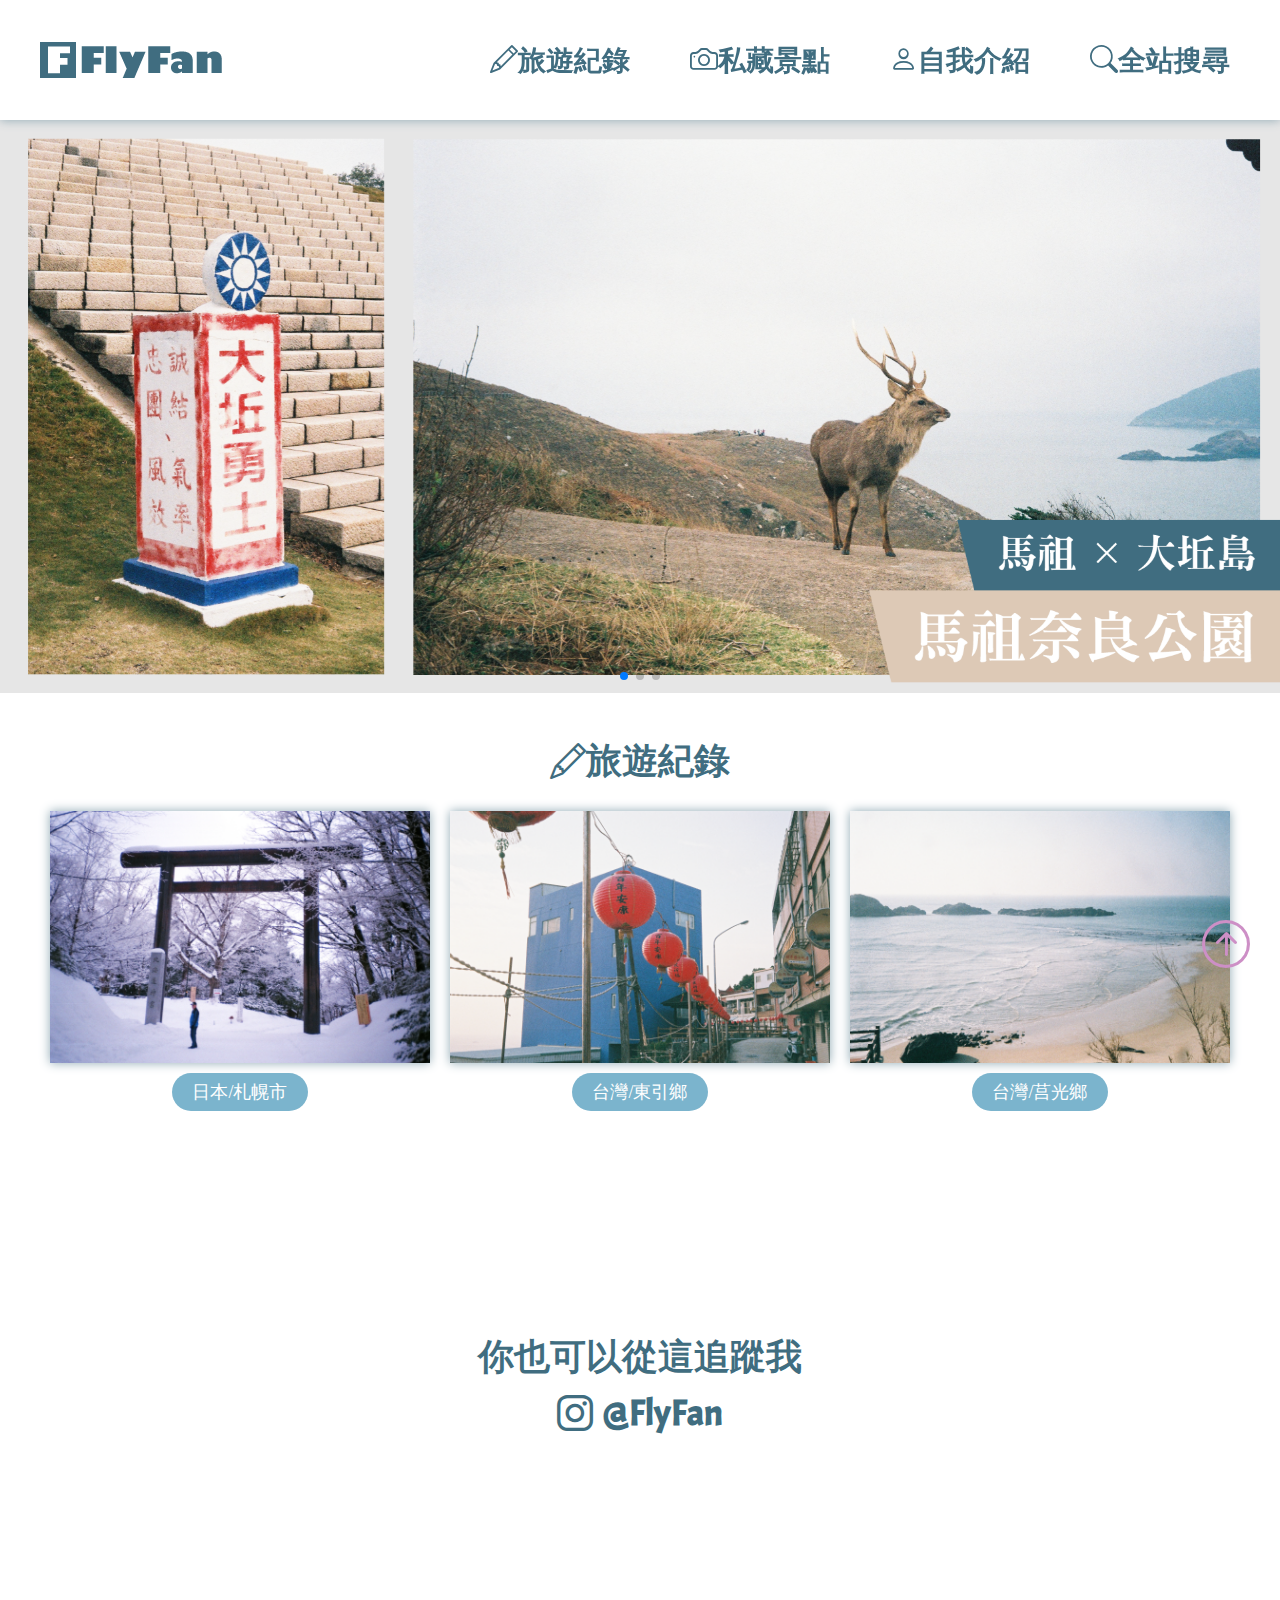
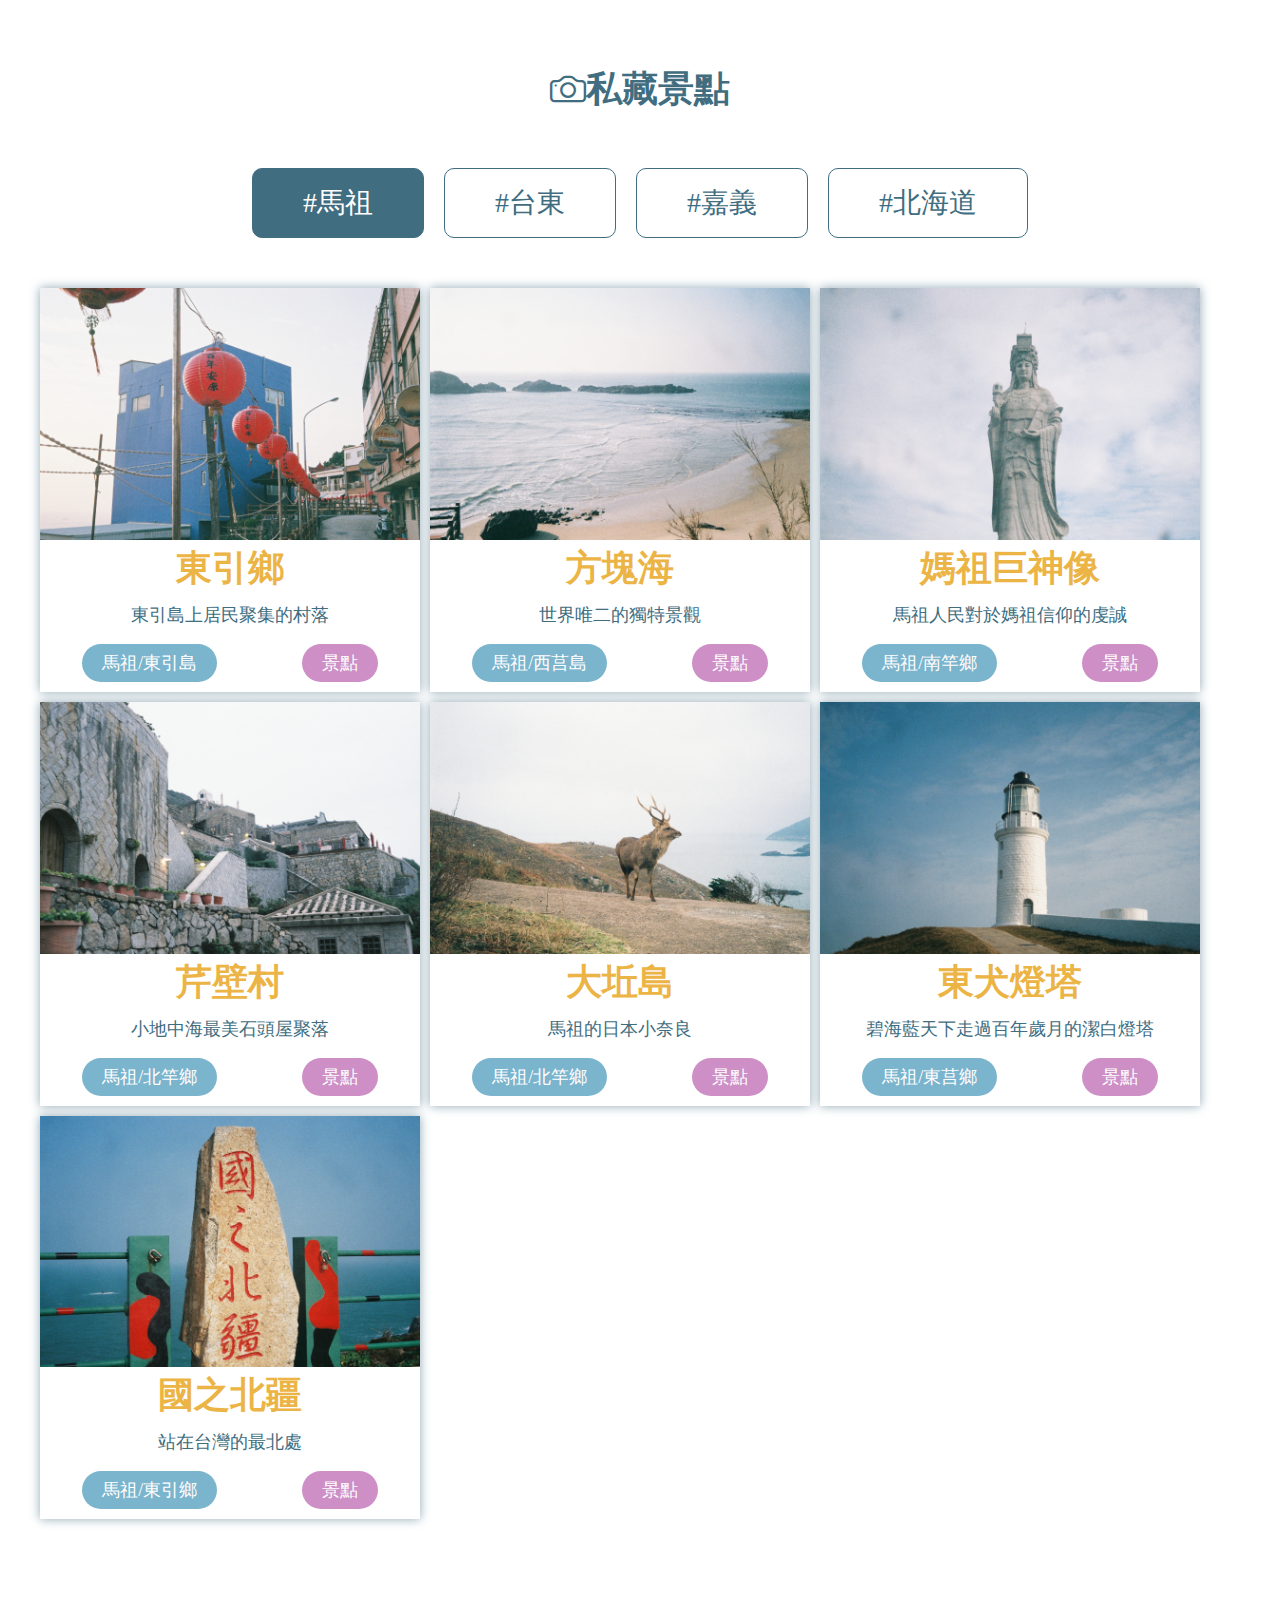
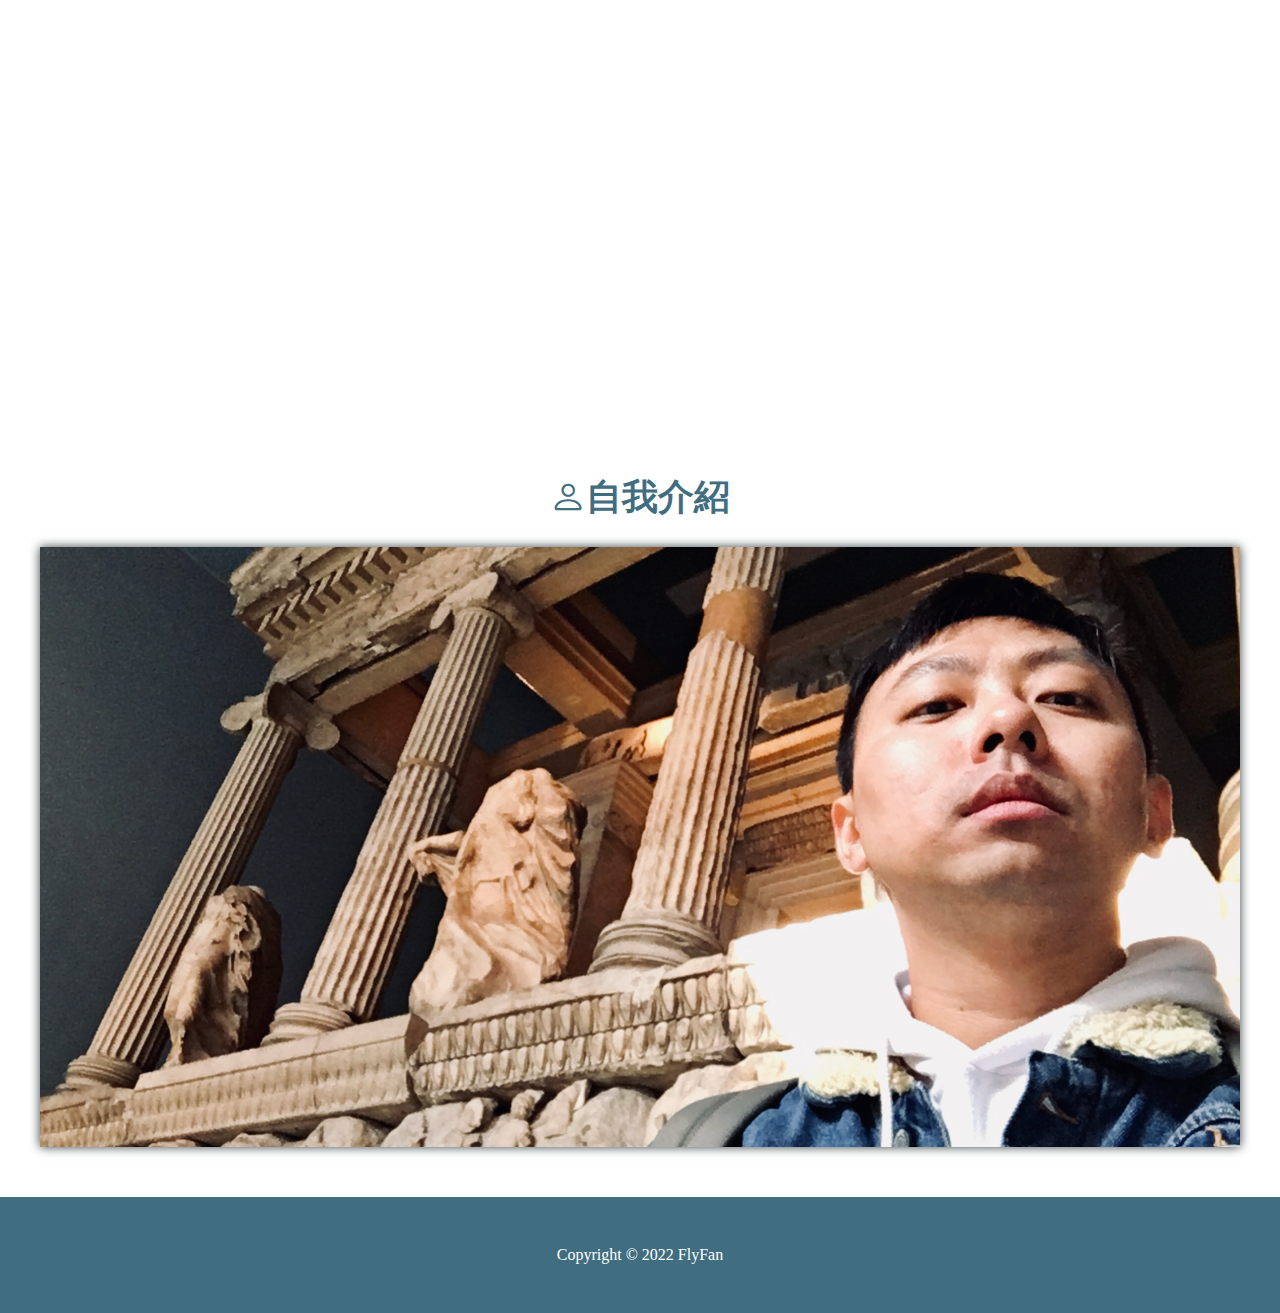
<file: index.html>
<!DOCTYPE html>
<html lang="en">
<head>
    <meta charset="UTF-8">
    <meta http-equiv="X-UA-Compatible" content="IE=edge">
    <meta name="viewport" content="width=device-width, initial-scale=1.0">
    <title>FlyFan部落格</title>

    <link rel="stylesheet" href="https://cdn.jsdelivr.net/npm/bootstrap-icons@1.5.0/font/bootstrap-icons.css">

    <link rel="preconnect" href="https://fonts.googleapis.com">
    <link rel="preconnect" href="https://fonts.gstatic.com" crossorigin>
    <link href="https://fonts.googleapis.com/css2?family=Noto+Sans+TC:wght@100;300;500&display=swap" rel="stylesheet">
    <link href="https://fonts.googleapis.com/css2?family=Acme&display=swap" rel="stylesheet">

    <link rel="stylesheet" href="scss/all.css">
    <link rel="stylesheet" href="https://unpkg.com/swiper@8/swiper-bundle.min.css" />
    
</head>
<body>
    <div class="back-top hide"><a href="#"><i class="bi bi-arrow-up-circle"></i></a></div>
    <div class="header">
        <input type="checkbox" id="header-control">
        <label for="header-control" class="header-btn">
            <div class="hamburger-icon">
                <span></span>
                <span></span>
            </div>
        </label>
        <div class="header-logo"><a href="./index.html">FlyFan</a></div>
        <div class="container">
            <div class="nav">
                <a href="./blog.html"><i class="bi bi-pencil"></i>旅遊紀錄</a>
                <a href="./view.html"><i class="bi bi-camera"></i>私藏景點</a>
                <a href="#about"><i class="bi bi-person"></i>自我介紹</a>
                <label for="search-control" class="search-btn"><i class="bi bi-search"></i>全站搜尋</label>
                <div class="search">
                    <input type="checkbox" id="search-control">
                    <div class="search-nav">
                            <form class="header-search">
                            <input type="search" >
                            <button><i class="bi bi-search"></i></button>
                        </form> 
                    </div> 
                </div>    
            </div>      
        </div>
    </div>    
    <div class="banner">
        <div class="swiper mySwiper">
          <div class="swiper-wrapper">
            <div class="swiper-slide"><img src="images/banner1.png" alt="" width="100%"></div>
            <div class="swiper-slide"><img src="images/banner2.png" alt="" width="100%""></div>
            <div class="swiper-slide"><img src="images/banner3.png" alt="" width="100%""></div>
            </div>
          <div class="swiper-pagination"></div>
        </div>
    </div>
    <div class="blog" id="blog">
        <div class="container">
            <div class="title"><i class="bi bi-pencil"></i>旅遊紀錄</div>
            <div class="wrap">
                <div class="blog-box">
                    <div class="box">
                        <img src="images/blog1.png" alt="">
                        <div class="txt">
                            <h2><a href="/blog-japan-day1.html">北海道神宮</a></h2>
                            <p>北海道當地的代表性神社，每年都吸引許多人前來參觀</p>
                        </div>
                    </div>
                    <div class="tag">
                        <div class="country"><a href="blog-japan-day1.html">日本/札幌市</a></div>
                    </div>
                </div>
                <div class="blog-box">    
                    <div class="box">
                        <img src="images/blog2.png" alt="">
                        <div class="txt">
                            <h2><a href="blog-japan-day1.html">東引島</a></h2>
                            <p>國之北疆，一天只有一班船靠岸</p>
                        </div>
                    </div>
                    <div class="tag">
                        <div class="country"><a href="blog-japan-day1.html">台灣/東引鄉</a></div>
                    </div>
                </div>
                <div class="blog-box">    
                    <div class="box">
                        <img src="images/blog3.png" alt="">
                        <div class="txt">
                            <h2><a href="blog-japan-day1.html">西莒方塊海</a></h2>
                            <p>世界唯二的獨特景觀，想看到要看潮汐</p>
                        </div>
                    </div>
                    <div class="tag">
                        <div class="country"><a href="blog-japan-day1.html">台灣/莒光鄉</a></div>
                    </div>
                </div>
            </div>
        </div>
    </div>
    <div class="banner2">
        <h3>你也可以從這追蹤我</h3>
        <a href=""><i class="bi bi-instagram"></i>@FlyFan</a>
    </div>
    <input type="radio" id="taitung" name="tab">
    <input type="radio" id="matsu" name="tab" checked>
    <input type="radio" id="chiayi" name="tab">
    <input type="radio" id="hokkaido" name="tab"> 
    <div class="view" id="view">
        <div class="container">
            <div class="title"><i class="bi bi-camera"></i>私藏景點</div>
            <div class="view-tab">
                <label for="matsu">#馬祖</label>
                <label for="taitung">#台東</label>
                <label for="chiayi">#嘉義</label>
                <label for="hokkaido">#北海道</label>
            </div>
            <div class="taitung">
                <div class="view-box">
                    <div class="box">
                        <a href="view-matsu-1.html"><img src="images/view4.png" alt=""></a>
                        <div class="txt">
                            <h2>多良車站</h2>
                            <p>全台最美車站</p>
                        </div>
                    </div>
                    <div class="tag">
                        <div class="country">台東/太麻里</div>
                        <div class="type">景點</div>
                    </div>
                </div>
                <div class="view-box">
                    <div class="box">
                        <a href="view-matsu-1.html"><img src="images/view5.png" alt=""></a>
                        <div class="txt">
                            <h2>三仙台</h2>
                            <p>花東海岸線海底景觀最美的地方</p>
                        </div>
                    </div>
                    <div class="tag">
                        <div class="country">台東/成功鎮</div>
                        <div class="type">景點</div>
                    </div>
                </div>
                <div class="view-box">
                    <div class="box">
                        <a href="view-matsu-1.html"><img src="images/view6.png" alt=""></a>
                        <div class="txt">
                            <h2>阿伯小白屋</h2>
                            <p>又稱移動城堡</p>
                        </div>
                    </div>
                    <div class="tag">
                        <div class="country">台東/台東市</div>
                        <div class="type">景點</div>
                    </div>
                </div>
                <div class="view-box">
                    <div class="box">
                        <a href="view-matsu-1.html"><img src="images/view7.png" alt=""></a>
                        <div class="txt">
                            <h2>鐵花村</h2>
                            <p>台東藝術文化園區</p>
                        </div>
                    </div>
                    <div class="tag">
                        <div class="country">台東/台東市</div>
                        <div class="type">景點</div>
                    </div>
                </div>
            </div>
            <div class="matsu">
                <div class="view-box">
                    <div class="box">
                        <a href="view-matsu-1.html"><img src="images/blog2.png" alt=""></a>
                        <div class="txt">
                            <h2>東引鄉</h2>
                            <p>東引島上居民聚集的村落</p>
                        </div>
                    </div>
                    <div class="tag">
                        <div class="country">馬祖/東引島</div>
                        <div class="type">景點</div>
                    </div>
                </div>
                <div class="view-box">
                    <div class="box">
                        <a href="view-matsu-1.html"><img src="images/blog3.png" alt=""></a>
                        <div class="txt">
                            <h2>方塊海</h2>
                            <p>世界唯二的獨特景觀</p>
                        </div>
                    </div>
                    <div class="tag">
                        <div class="country">馬祖/西莒島</div>
                        <div class="type">景點</div>
                    </div>
                </div>
                <div class="view-box">
                    <div class="box">
                        <a href="view-matsu-1.html"><img src="images/view10.png" alt=""></a>
                        <div class="txt">
                            <h2>媽祖巨神像</h2>
                            <p>馬祖人民對於媽祖信仰的虔誠</p>
                        </div>
                    </div>
                    <div class="tag">
                        <div class="country">馬祖/南竿鄉</div>
                        <div class="type">景點</div>
                    </div>
                </div>
                <div class="view-box">
                    <div class="box">
                        <a href="view-matsu-1.html"><img src="images/view11.png" alt=""></a>
                        <div class="txt">
                            <h2>芹壁村</h2>
                            <p>小地中海最美石頭屋聚落</p>
                        </div>
                    </div>
                    <div class="tag">
                        <div class="country">馬祖/北竿鄉</div>
                        <div class="type">景點</div>
                    </div>
                </div>
                <div class="view-box">
                    <div class="box">
                        <a href="view-matsu-1.html"><img src="images/view12.png" alt=""></a>
                        <div class="txt">
                            <h2>大坵島</h2>
                            <p>馬祖的日本小奈良</p>
                        </div>
                    </div>
                    <div class="tag">
                        <div class="country">馬祖/北竿鄉</div>
                        <div class="type">景點</div>
                    </div>
                </div>
                <div class="view-box">
                    <div class="box">
                        <a href="view-matsu-1.html"><img src="images/view13.png" alt=""></a>
                        <div class="txt">
                            <h2>東犬燈塔</h2>
                            <p>碧海藍天下走過百年歲月的潔白燈塔</p>
                        </div>
                    </div>
                    <div class="tag">
                        <div class="country">馬祖/東莒鄉</div>
                        <div class="type">景點</div>
                    </div>
                </div>
                <div class="view-box">
                    <div class="box">
                        <a href="view-matsu-1.html"><img src="images/view14.png" alt=""></a>
                        <div class="txt">
                            <h2>國之北疆</h2>
                            <p>站在台灣的最北處</p>
                        </div>
                    </div>
                    <div class="tag">
                        <div class="country">馬祖/東引鄉</div>
                        <div class="type">景點</div>
                    </div>
                </div>
            </div>
            <div class="chiayi">
                <div class="view-box">
                    <div class="box">
                        <a href="view-matsu-1.html"><img src="images/view15.png" alt=""></a>
                        <div class="txt">
                            <h2>原住民烤肉</h2>
                            <p>原木炭烤</p>
                        </div>
                    </div>
                    <div class="tag">
                        <div class="country">嘉義/番路鄉</div>
                        <div class="type">美食</div>
                    </div>
                </div>
                <div class="view-box">
                    <div class="box">
                        <a href="view-matsu-1.html"><img src="images/view16.png" alt=""></a>
                        <div class="txt">
                            <h2>逐鹿傳說</h2>
                            <p>體驗梅花鹿餵食的好地方</p>
                        </div>
                    </div>
                    <div class="tag">
                        <div class="country">嘉義/番路鄉</div>
                        <div class="type">景點</div>
                    </div>
                </div>
            </div>
            <div class="hokkaido">
                <div class="view-box">
                    <div class="box">
                        <a href="view-hokkaido-1.html"><img src="images/blog1.png" alt=""></a>
                        <div class="txt">
                            <h2>北海道神宮</h2>
                            <p>北海道當地的代表性神社</p>
                        </div>
                    </div>
                    <div class="tag">
                        <div class="country">北海道/札幌市</div>
                        <div class="type">景點</div>
                    </div>
                </div>
                <div class="view-box">
                    <div class="box">
                        <a href="view-hokkaido-2.html"><img src="images/view1.png" alt=""></a>
                        <div class="txt">
                            <h2>狸小路商圈</h2>
                            <p>開拓時代延續至今的拱廊商店街</p>
                        </div>
                    </div>
                    <div class="tag">
                        <div class="country">北海道/札幌市</div>
                        <div class="type">購物</div>
                    </div>
                </div>
                <div class="view-box">
                    <div class="box">
                        <a href="view-hokkaido-3.html"><img src="images/view2.png" alt=""></a>
                        <div class="txt">
                            <h2>星野度假村</h2>
                            <p>森林餐廳</p>
                        </div>
                    </div>
                    <div class="tag">
                        <div class="country">北海道/富良野市</div>
                        <div class="type">景點</div>
                    </div>
                </div>
                <div class="view-box">
                    <div class="box">
                        <a href="view-matsu-1.html"><img src="images/view3.png" alt=""></a>
                        <div class="txt">
                            <h2>金森紅磚倉庫</h2>
                            <p>充滿歷史氣息的熱門景點</p>
                        </div>
                    </div>
                    <div class="tag">
                        <div class="country">北海道/函館市</div>
                        <div class="type">景點</div>
                    </div>
                </div>
                <div class="view-box">
                    <div class="box">
                        <a href="view-matsu-1.html"><img src="images/view8.png" alt=""></a>
                        <div class="txt">
                            <h2>小丑漢堡</h2>
                            <p>日本人票選「日本最好吃的漢堡」</p>
                        </div>
                    </div>
                    <div class="tag">
                        <div class="country">北海道/函館市</div>
                        <div class="type">美食</div>
                    </div>
                </div>
                <div class="view-box">
                    <div class="box">
                        <a href="view-matsu-1.html"><img src="images/view9.png" alt=""></a>
                        <div class="txt">
                            <h2>星野度假村</h2>
                            <p>冰雪酒吧</p>
                        </div>
                    </div>
                    <div class="tag">
                        <div class="country">北海道/富良野市</div>
                        <div class="type">景點</div>
                    </div>
                </div>
            </div>
        </div>
    </div>
    <div class="banner3">
    </div>
    <div class="about" id="about">
        <div class="container">
            <div class="title"><i class="bi bi-person"></i>自我介紹</div>
            <div class="wrap">
                    <div class="front-box">
                        <img src="images/my.png" alt="">
                    </div>
                    <div class="back-box">
                        <h2>范凱棋FlyFan</h2>
                        <p>F=Funny</p>
                        <p>L=Life</p>
                        <p>Y=Young</p>
                        <div class="txt">
                            <a href="mailto:d93fu6513@gmail.com"><i class="bi bi-envelope"></i></a>
                            <a href="#"><i class="bi bi-instagram"></i></a>
                            <a href="https://github.com/d93fu6513"><i class="bi bi-github"></i></a>
                            <a href="#"><i class="bi bi-facebook"></i></a>
                        </div>
                    </div>
            </div>
        </div>
    </div>
    <div class="footer">
            Copyright &copy; 2022 FlyFan
    </div>
    <script src="https://unpkg.com/swiper@8/swiper-bundle.min.js"></script>
    <script src="js/jquery-3.6.0.min.js"></script>
    <script src="js/all.js"></script>
</body>
</html>
</file>
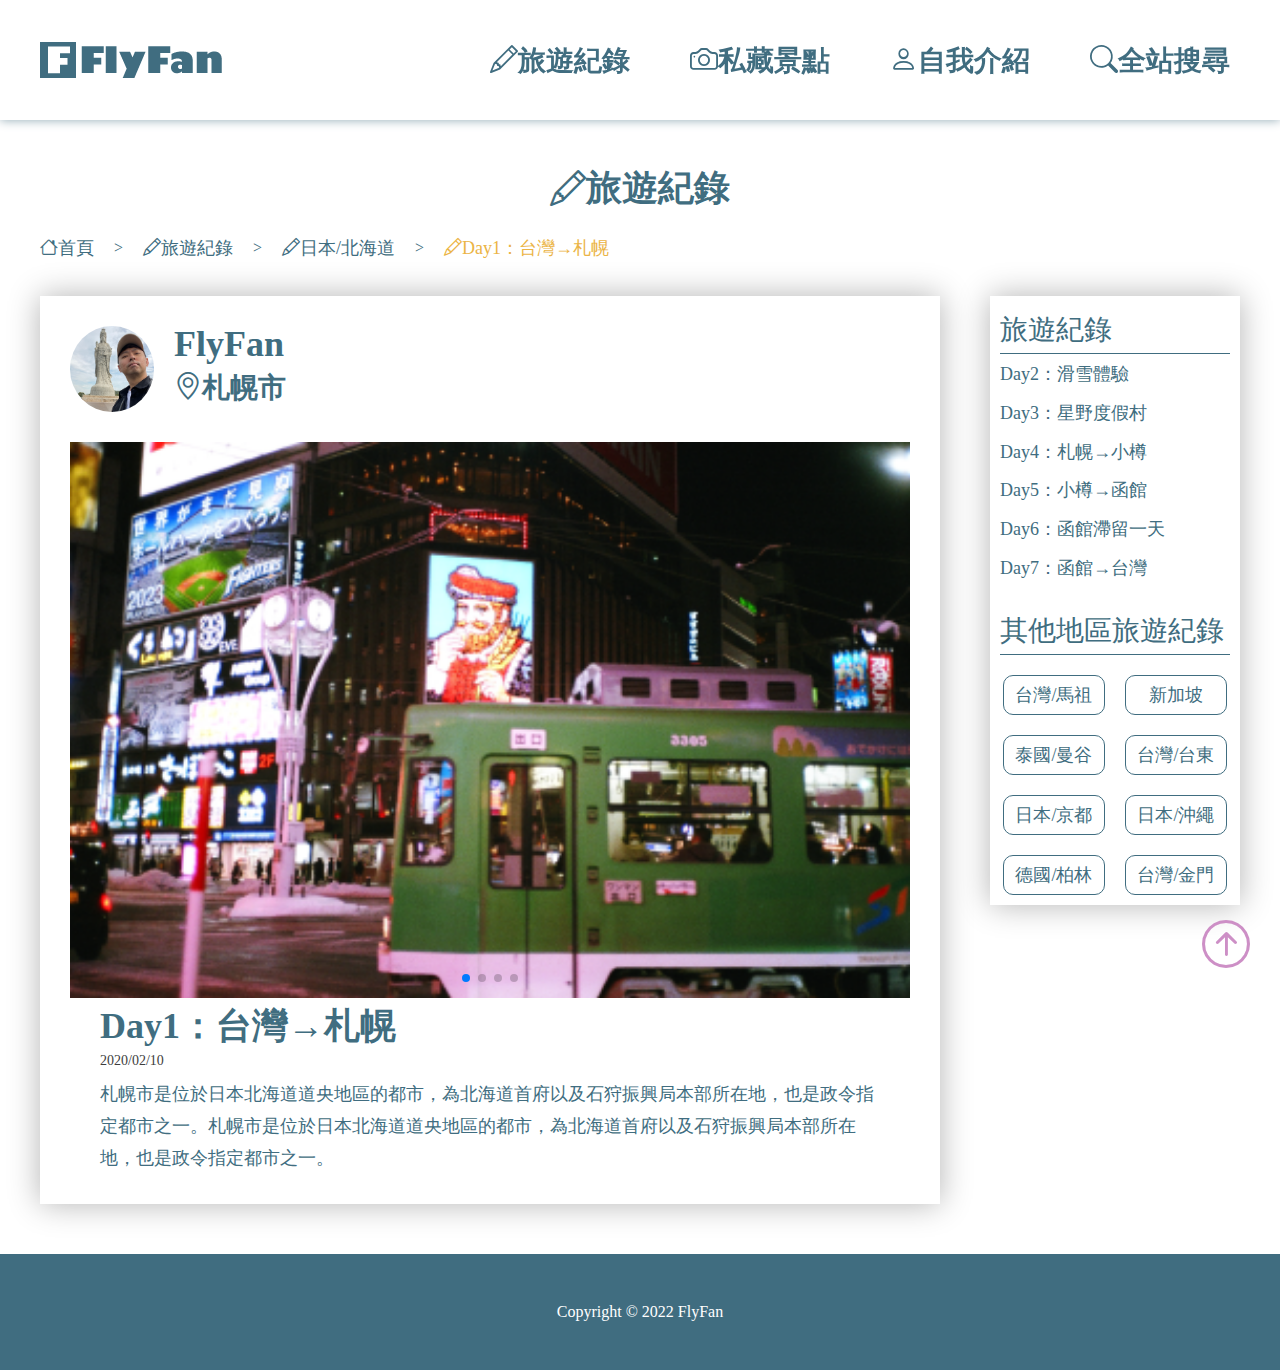
<file: blog-japan-day1.html>
<!DOCTYPE html>
<html lang="en">
<head>
    <meta charset="UTF-8">
    <meta http-equiv="X-UA-Compatible" content="IE=edge">
    <meta name="viewport" content="width=device-width, initial-scale=1.0">
    <title>旅遊紀錄-日本/北海道</title>

    <link rel="stylesheet" href="https://cdn.jsdelivr.net/npm/bootstrap-icons@1.5.0/font/bootstrap-icons.css">

    <link rel="preconnect" href="https://fonts.googleapis.com">
    <link rel="preconnect" href="https://fonts.gstatic.com" crossorigin>
    <link href="https://fonts.googleapis.com/css2?family=Noto+Sans+TC:wght@100;300;500&display=swap" rel="stylesheet">
    <link href="https://fonts.googleapis.com/css2?family=Acme&display=swap" rel="stylesheet">

    <link rel="stylesheet" href="scss/all.css">
    <link rel="stylesheet" href="https://unpkg.com/swiper@8/swiper-bundle.min.css" />
    
</head>
<body>
    <div class="back-top hide"><a href="#"><i class="bi bi-arrow-up-circle"></i></a></div>
    <div class="header">
        <input type="checkbox" id="header-control">
        <label for="header-control" class="header-btn">
            <div class="hamburger-icon">
                <span></span>
                <span></span>
            </div>
        </label>
        <div class="header-logo"><a href="./index.html">FlyFan</a></div>
        <div class="container">
            <div class="nav">
                <a href="./blog.html"><i class="bi bi-pencil"></i>旅遊紀錄</a>
                <a href="./view.html"><i class="bi bi-camera"></i>私藏景點</a>
                <a href="#about"><i class="bi bi-person"></i>自我介紹</a>
                <label for="search-control" class="search-btn"><i class="bi bi-search"></i>全站搜尋</label>
                <div class="search">
                    <input type="checkbox" id="search-control">
                    <div class="search-nav">
                            <form class="header-search">
                            <input type="search" >
                            <button><i class="bi bi-search"></i></button>
                        </form> 
                    </div> 
                </div>    
            </div>      
        </div>
    </div>    
    <div class="breadcrumb">
        <div class="container">
            <div class="title"><i class="bi bi-pencil"></i>旅遊紀錄</div>
            <ol class="breadcrumb-box">
                <li><a href="index.html"><i class="bi bi-house"></i>首頁</a></li>
                <li><a href="blog.html"><i class="bi bi-pencil"></i>旅遊紀錄</a></li>
                <li><a href="blog-japan.html"><i class="bi bi-pencil"></i>日本/北海道</a></li>
                <li><a href="blog-japan-day1.html"><i class="bi bi-pencil"></i>Day1：台灣→札幌</a></li>
            </ol>
            <div class="wrap">
                <div class="blog-container">
                    <div class="title">
                        <div class="top">
                            <img src="images/photo.png" alt="">
                            <div class="txt">
                                <h3>FlyFan</h3>
                                <h4><i class="bi bi-geo-alt"></i>札幌市</h4>
                            </div>
                        </div>
                        <div class="blog-txt">
                            <div class="swiper mySwiper">
                                <div class="swiper-wrapper">
                                    <div class="swiper-slide"><img src="images/view1.png" alt="" width="100%"></div>
                                    <div class="swiper-slide"><img src="images/view1-1.png" alt="" width="100%"></div>
                                    <div class="swiper-slide"><img src="images/view1-2.png" alt="" width="100%"></div>
                                    <div class="swiper-slide"><img src="images/view1-3.png" alt="" width="100%"></div>
                                    </div>
                                <div class="swiper-pagination"></div>
                            </div>
                            <div class="txt">
                                <h2>Day1：台灣→札幌</h2>
                                <h5>2020/02/10</h5>
                                <p>札幌市是位於日本北海道道央地區的都市，為北海道首府以及石狩振興局本部所在地，也是政令指定都市之一。札幌市是位於日本北海道道央地區的都市，為北海道首府以及石狩振興局本部所在地，也是政令指定都市之一。</p>
                            </div>                     
                            
                        </div>
                    </div>
                </div>
                <div class="blog-list">
                    <div class="main">
                        <h2>旅遊紀錄</h2>
                        <ol>
                            <li><a href="blog-japan-day1.html">Day2：滑雪體驗<i class="bi bi-hand-index-thumb"></i></a></li>
                            <li><a href="blog-japan-day1.html">Day3：星野度假村<i class="bi bi-hand-index-thumb"></i></a></li>
                            <li><a href="blog-japan-day1.html">Day4：札幌→小樽<i class="bi bi-hand-index-thumb"></i></a></li>
                            <li><a href="blog-japan-day1.html">Day5：小樽→函館<i class="bi bi-hand-index-thumb"></i></a></li>
                            <li><a href="blog-japan-day1.html">Day6：函館滯留一天<i class="bi bi-hand-index-thumb"></i></a></li>
                            <li><a href="blog-japan-day1.html">Day7：函館→台灣<i class="bi bi-hand-index-thumb"></i></a></li>
                        </ol>
                    </div>
                    <div class="ex">
                        <h2>其他地區旅遊紀錄</h2>
                        <ol>
                            <li><a href="blog-matsu.html">台灣/馬祖</a></li>
                            <li><a href="blog-japan.html">新加坡</a></li>
                            <li><a href="blog-japan.html">泰國/曼谷</a></li>
                            <li><a href="blog-japan.html">台灣/台東</a></li>
                            <li><a href="blog-japan.html">日本/京都</a></li>
                            <li><a href="blog-japan.html">日本/沖繩</a></li>
                            <li><a href="blog-japan.html">德國/柏林</a></li>
                            <li><a href="blog-japan.html">台灣/金門</a></li>
                        </ol>
                    </div>
                    
                </div>
            </div>
        </div>
    </div>
    <div class="footer">
            Copyright &copy; 2022 FlyFan
    </div>
    <script src="https://unpkg.com/swiper@8/swiper-bundle.min.js"></script>
    <script src="js/jquery-3.6.0.min.js"></script>
    <script src="js/all.js"></script>
</body>
</html>
</file>
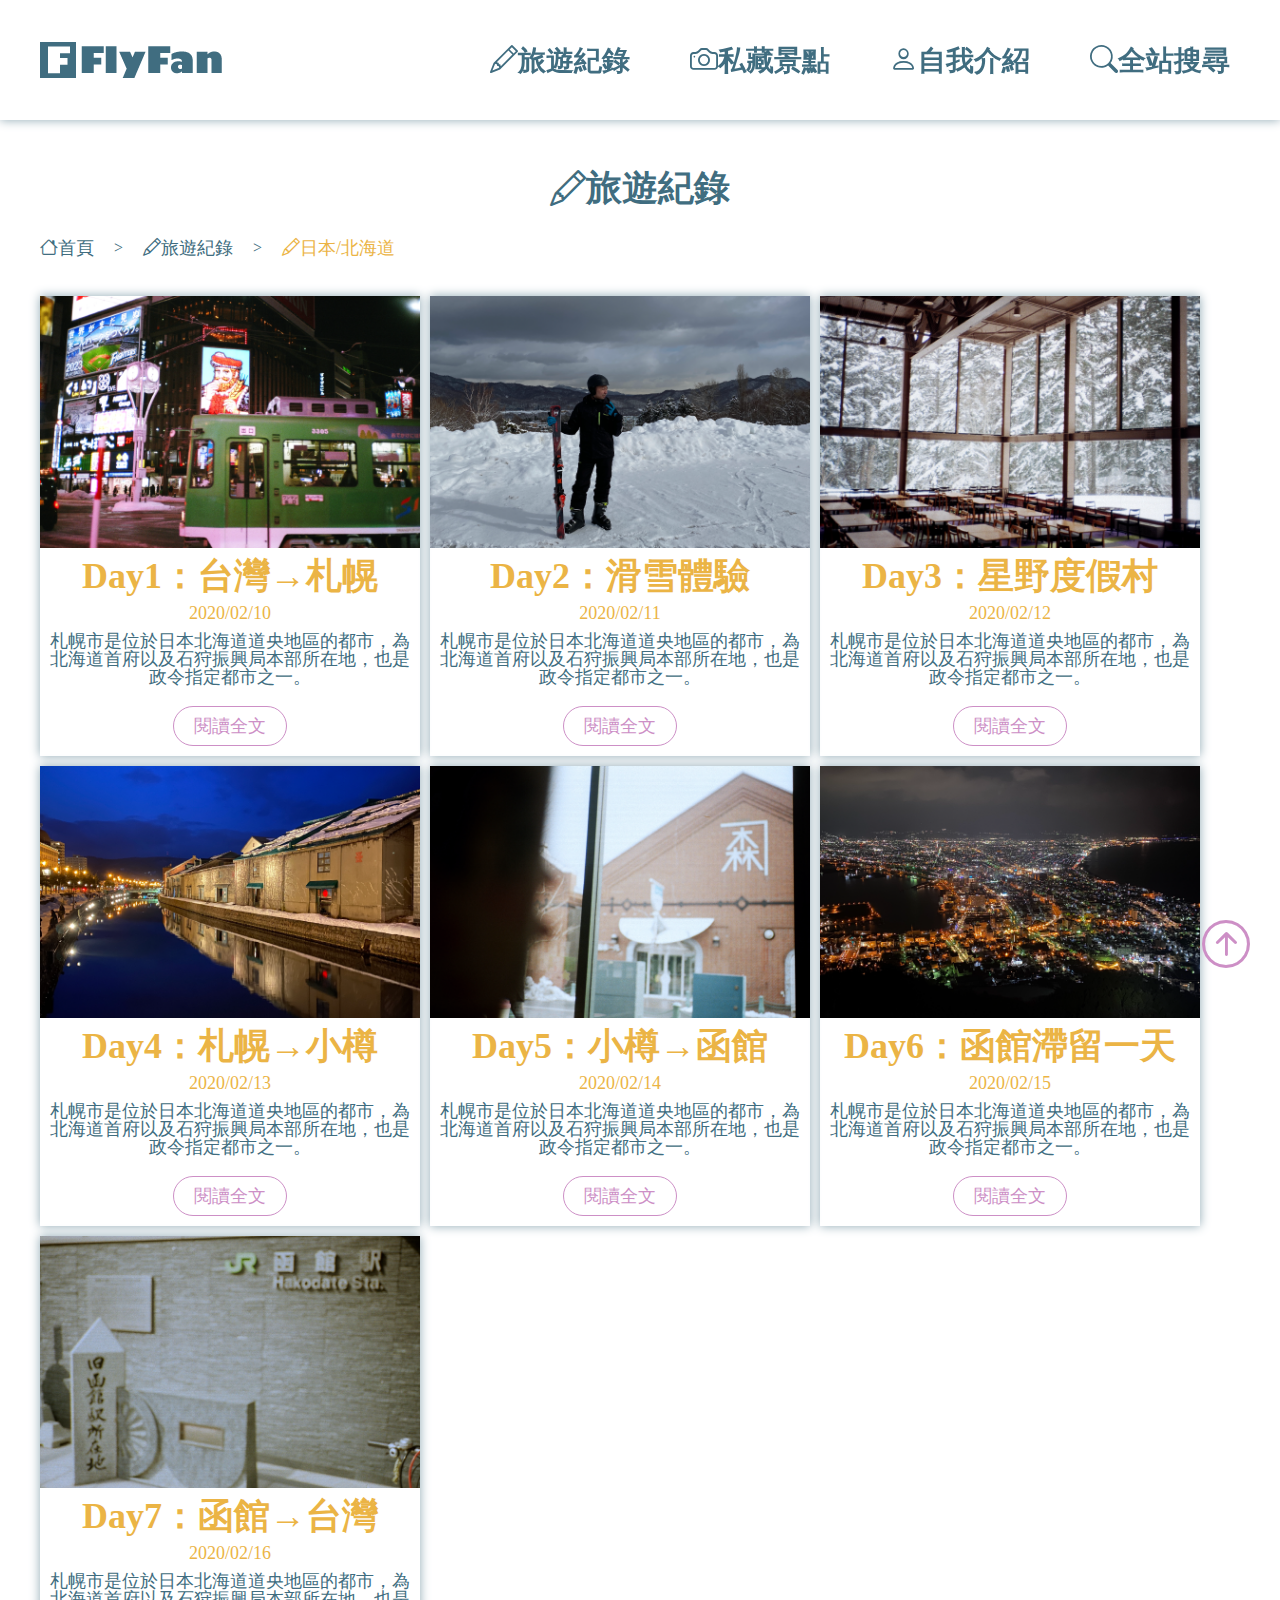
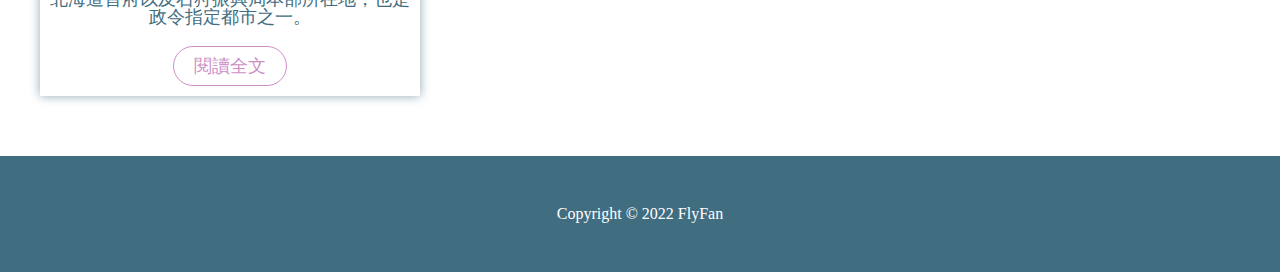
<file: blog-japan.html>
<!DOCTYPE html>
<html lang="en">
<head>
    <meta charset="UTF-8">
    <meta http-equiv="X-UA-Compatible" content="IE=edge">
    <meta name="viewport" content="width=device-width, initial-scale=1.0">
    <title>旅遊紀錄-日本/北海道</title>

    <link rel="stylesheet" href="https://cdn.jsdelivr.net/npm/bootstrap-icons@1.5.0/font/bootstrap-icons.css">

    <link rel="preconnect" href="https://fonts.googleapis.com">
    <link rel="preconnect" href="https://fonts.gstatic.com" crossorigin>
    <link href="https://fonts.googleapis.com/css2?family=Noto+Sans+TC:wght@100;300;500&display=swap" rel="stylesheet">
    <link href="https://fonts.googleapis.com/css2?family=Acme&display=swap" rel="stylesheet">

    <link rel="stylesheet" href="scss/all.css">
    <link rel="stylesheet" href="https://unpkg.com/swiper@8/swiper-bundle.min.css" />
    
</head>
<body>
    <div class="back-top hide"><a href="#"><i class="bi bi-arrow-up-circle"></i></a></div>
    <div class="header">
        <input type="checkbox" id="header-control">
        <label for="header-control" class="header-btn">
            <div class="hamburger-icon">
                <span></span>
                <span></span>
            </div>
        </label>
        <div class="header-logo"><a href="./index.html">FlyFan</a></div>
        <div class="container">
            <div class="nav">
                <a href="./blog.html"><i class="bi bi-pencil"></i>旅遊紀錄</a>
                <a href="./view.html"><i class="bi bi-camera"></i>私藏景點</a>
                <a href="#about"><i class="bi bi-person"></i>自我介紹</a>
                <label for="search-control" class="search-btn"><i class="bi bi-search"></i>全站搜尋</label>
                <div class="search">
                    <input type="checkbox" id="search-control">
                    <div class="search-nav">
                            <form class="header-search">
                            <input type="search" >
                            <button><i class="bi bi-search"></i></button>
                        </form> 
                    </div> 
                </div>    
            </div>      
        </div>
    </div>    
    <div class="breadcrumb">
        <div class="container">
            <div class="title"><i class="bi bi-pencil"></i>旅遊紀錄</div>
            <ol class="breadcrumb-box">
                <li><a href="index.html"><i class="bi bi-house"></i>首頁</a></li>
                <li><a href="blog.html"><i class="bi bi-pencil"></i>旅遊紀錄</a></li>
                <li><a href="blog-japan.html"><i class="bi bi-pencil"></i>日本/北海道</a></li>
            </ol>
            <div class="wrap">
                <div class="view-box">
                    <div class="box">
                        <img src="images/view1.png" alt="">
                        <div class="txt">
                            <h2>Day1：台灣→札幌</h2>
                            <h5>2020/02/10</h5>
                            <p>札幌市是位於日本北海道道央地區的都市，為北海道首府以及石狩振興局本部所在地，也是政令指定都市之一。</p>
                        </div>
                    </div>
                    <div class="tag">
                        <div class="read"><a href="blog-japan-day1.html">閱讀全文</a></div>
                    </div>
                </div>
                <div class="view-box">
                    <div class="box">
                        <img src="images/view25.png" alt="">
                        <div class="txt">
                            <h2>Day2：滑雪體驗</h2>
                            <h5>2020/02/11</h5>
                            <p>札幌市是位於日本北海道道央地區的都市，為北海道首府以及石狩振興局本部所在地，也是政令指定都市之一。</p>
                        </div>
                    </div>
                    <div class="tag">
                        <div class="read"><a href="blog-japan-day1.html">閱讀全文</a></div>
                    </div>
                </div>
                <div class="view-box">
                    <div class="box">
                        <img src="images/view2.png" alt="">
                        <div class="txt">
                            <h2>Day3：星野度假村</h2>
                            <h5>2020/02/12</h5>
                            <p>札幌市是位於日本北海道道央地區的都市，為北海道首府以及石狩振興局本部所在地，也是政令指定都市之一。</p>
                        </div>
                    </div>
                    <div class="tag">
                        <div class="read"><a href="blog-japan-day1.html">閱讀全文</a></div>
                    </div>
                </div>
                <div class="view-box">
                    <div class="box">
                        <img src="images/view26.png" alt="">
                        <div class="txt">
                            <h2>Day4：札幌→小樽</h2>
                            <h5>2020/02/13</h5>
                            <p>札幌市是位於日本北海道道央地區的都市，為北海道首府以及石狩振興局本部所在地，也是政令指定都市之一。</p>
                        </div>
                    </div>
                    <div class="tag">
                        <div class="read"><a href="blog-japan-day1.html">閱讀全文</a></div>
                    </div>
                </div>
                <div class="view-box">
                    <div class="box">
                        <img src="images/view3.png" alt="">
                        <div class="txt">
                            <h2>Day5：小樽→函館</h2>
                            <h5>2020/02/14</h5>
                            <p>札幌市是位於日本北海道道央地區的都市，為北海道首府以及石狩振興局本部所在地，也是政令指定都市之一。</p>
                        </div>
                    </div>
                    <div class="tag">
                        <div class="read"><a href="blog-japan-day1.html">閱讀全文</a></div>
                    </div>
                </div>
                <div class="view-box">
                    <div class="box">
                        <img src="images/view27.png" alt="">
                        <div class="txt">
                            <h2>Day6：函館滯留一天</h2>
                            <h5>2020/02/15</h5>
                            <p>札幌市是位於日本北海道道央地區的都市，為北海道首府以及石狩振興局本部所在地，也是政令指定都市之一。</p>
                        </div>
                    </div>
                    <div class="tag">
                        <div class="read"><a href="blog-japan-day1.html">閱讀全文</a></div>
                    </div>
                </div>
                <div class="view-box">
                    <div class="box">
                        <img src="images/view28.png" alt="">
                        <div class="txt">
                            <h2>Day7：函館→台灣</h2>
                            <h5>2020/02/16</h5>
                            <p>札幌市是位於日本北海道道央地區的都市，為北海道首府以及石狩振興局本部所在地，也是政令指定都市之一。</p>
                        </div>
                    </div>
                    <div class="tag">
                        <div class="read"><a href="blog-japan-day1.html">閱讀全文</a></div>
                    </div>
                </div>
            </div>
        </div>
    </div>
    <div class="footer">
            Copyright &copy; 2022 FlyFan
    </div>
    <script src="https://unpkg.com/swiper@8/swiper-bundle.min.js"></script>
    <script src="js/jquery-3.6.0.min.js"></script>
    <script src="js/all.js"></script>
</body>
</html>
</file>
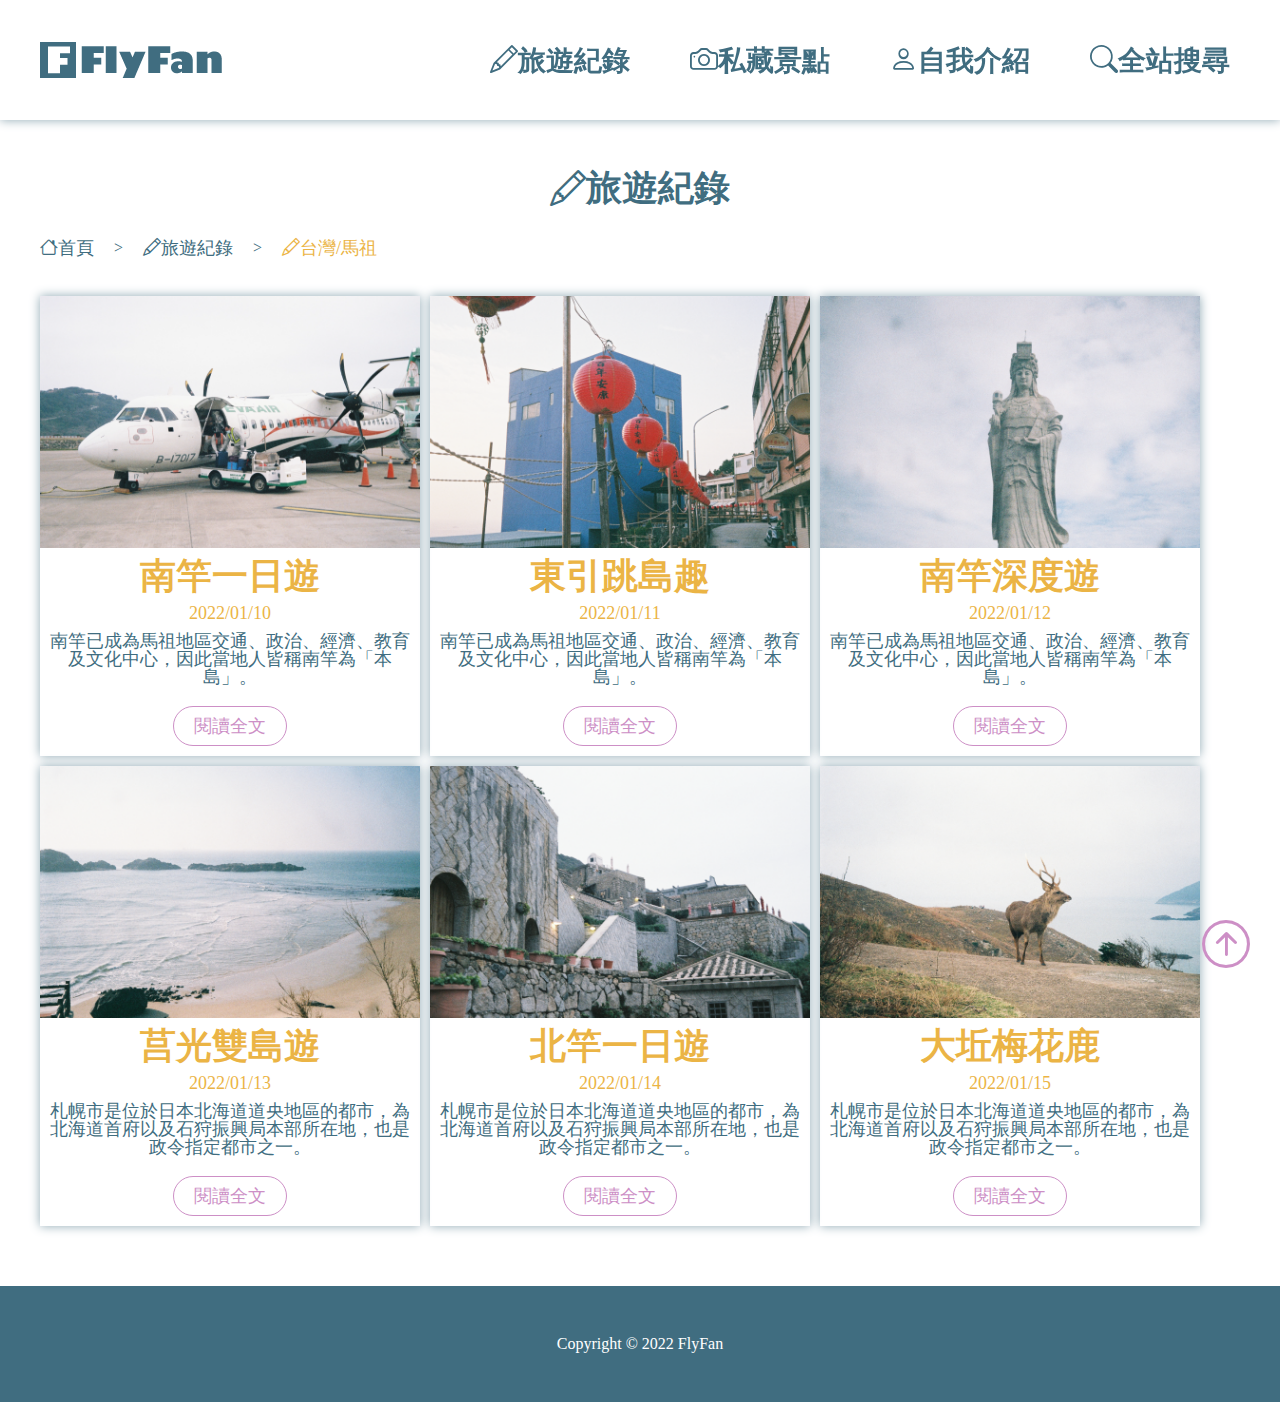
<file: blog-matsu.html>
<!DOCTYPE html>
<html lang="en">
<head>
    <meta charset="UTF-8">
    <meta http-equiv="X-UA-Compatible" content="IE=edge">
    <meta name="viewport" content="width=device-width, initial-scale=1.0">
    <title>旅遊紀錄-日本/北海道</title>

    <link rel="stylesheet" href="https://cdn.jsdelivr.net/npm/bootstrap-icons@1.5.0/font/bootstrap-icons.css">

    <link rel="preconnect" href="https://fonts.googleapis.com">
    <link rel="preconnect" href="https://fonts.gstatic.com" crossorigin>
    <link href="https://fonts.googleapis.com/css2?family=Noto+Sans+TC:wght@100;300;500&display=swap" rel="stylesheet">
    <link href="https://fonts.googleapis.com/css2?family=Acme&display=swap" rel="stylesheet">

    <link rel="stylesheet" href="scss/all.css">
    <link rel="stylesheet" href="https://unpkg.com/swiper@8/swiper-bundle.min.css" />
    
</head>
<body>
    <div class="back-top hide"><a href="#"><i class="bi bi-arrow-up-circle"></i></a></div>
    <div class="header">
        <input type="checkbox" id="header-control">
        <label for="header-control" class="header-btn">
            <div class="hamburger-icon">
                <span></span>
                <span></span>
            </div>
        </label>
        <div class="header-logo"><a href="./index.html">FlyFan</a></div>
        <div class="container">
            <div class="nav">
                <a href="./blog.html"><i class="bi bi-pencil"></i>旅遊紀錄</a>
                <a href="./view.html"><i class="bi bi-camera"></i>私藏景點</a>
                <a href="#about"><i class="bi bi-person"></i>自我介紹</a>
                <label for="search-control" class="search-btn"><i class="bi bi-search"></i>全站搜尋</label>
                <div class="search">
                    <input type="checkbox" id="search-control">
                    <div class="search-nav">
                            <form class="header-search">
                            <input type="search" >
                            <button><i class="bi bi-search"></i></button>
                        </form> 
                    </div> 
                </div>    
            </div>      
        </div>
    </div>    
    <div class="breadcrumb">
        <div class="container">
            <div class="title"><i class="bi bi-pencil"></i>旅遊紀錄</div>
            <ol class="breadcrumb-box">
                <li><a href="index.html"><i class="bi bi-house"></i>首頁</a></li>
                <li><a href="blog.html"><i class="bi bi-pencil"></i>旅遊紀錄</a></li>
                <li><a href="blog-japan.html"><i class="bi bi-pencil"></i>台灣/馬祖</a></li>
            </ol>
            <div class="wrap">
                <div class="view-box">
                    <div class="box">
                        <img src="images/view29.png" alt="">
                        <div class="txt">
                            <h2>南竿一日遊</h2>
                            <h5>2022/01/10</h5>
                            <p>南竿已成為馬祖地區交通、政治、經濟、教育及文化中心，因此當地人皆稱南竿為「本島」。</p>
                        </div>
                    </div>
                    <div class="tag">
                        <div class="read"><a href="blog-japan-day1.html">閱讀全文</a></div>
                    </div>
                </div>
                <div class="view-box">
                    <div class="box">
                        <img src="images/blog2.png" alt="">
                        <div class="txt">
                            <h2>東引跳島趣</h2>
                            <h5>2022/01/11</h5>
                            <p>南竿已成為馬祖地區交通、政治、經濟、教育及文化中心，因此當地人皆稱南竿為「本島」。</p>
                        </div>
                    </div>
                    <div class="tag">
                        <div class="read"><a href="blog-japan-day1.html">閱讀全文</a></div>
                    </div>
                </div>
                <div class="view-box">
                    <div class="box">
                        <img src="images/view10.png" alt="">
                        <div class="txt">
                            <h2>南竿深度遊</h2>
                            <h5>2022/01/12</h5>
                            <p>南竿已成為馬祖地區交通、政治、經濟、教育及文化中心，因此當地人皆稱南竿為「本島」。</p>
                        </div>
                    </div>
                    <div class="tag">
                        <div class="read"><a href="blog-japan-day1.html">閱讀全文</a></div>
                    </div>
                </div>
                <div class="view-box">
                    <div class="box">
                        <img src="images/blog3.png" alt="">
                        <div class="txt">
                            <h2>莒光雙島遊</h2>
                            <h5>2022/01/13</h5>
                            <p>札幌市是位於日本北海道道央地區的都市，為北海道首府以及石狩振興局本部所在地，也是政令指定都市之一。</p>
                        </div>
                    </div>
                    <div class="tag">
                        <div class="read"><a href="blog-japan-day1.html">閱讀全文</a></div>
                    </div>
                </div>
                <div class="view-box">
                    <div class="box">
                        <img src="images/view11.png" alt="">
                        <div class="txt">
                            <h2>北竿一日遊</h2>
                            <h5>2022/01/14</h5>
                            <p>札幌市是位於日本北海道道央地區的都市，為北海道首府以及石狩振興局本部所在地，也是政令指定都市之一。</p>
                        </div>
                    </div>
                    <div class="tag">
                        <div class="read"><a href="blog-japan-day1.html">閱讀全文</a></div>
                    </div>
                </div>
                <div class="view-box">
                    <div class="box">
                        <img src="images/view12.png" alt="">
                        <div class="txt">
                            <h2>大坵梅花鹿</h2>
                            <h5>2022/01/15</h5>
                            <p>札幌市是位於日本北海道道央地區的都市，為北海道首府以及石狩振興局本部所在地，也是政令指定都市之一。</p>
                        </div>
                    </div>
                    <div class="tag">
                        <div class="read"><a href="blog-japan-day1.html">閱讀全文</a></div>
                    </div>
                </div>
            </div>
        </div>
    </div>
    <div class="footer">
            Copyright &copy; 2022 FlyFan
    </div>
    <script src="https://unpkg.com/swiper@8/swiper-bundle.min.js"></script>
    <script src="js/jquery-3.6.0.min.js"></script>
    <script src="js/all.js"></script>
</body>
</html>
</file>
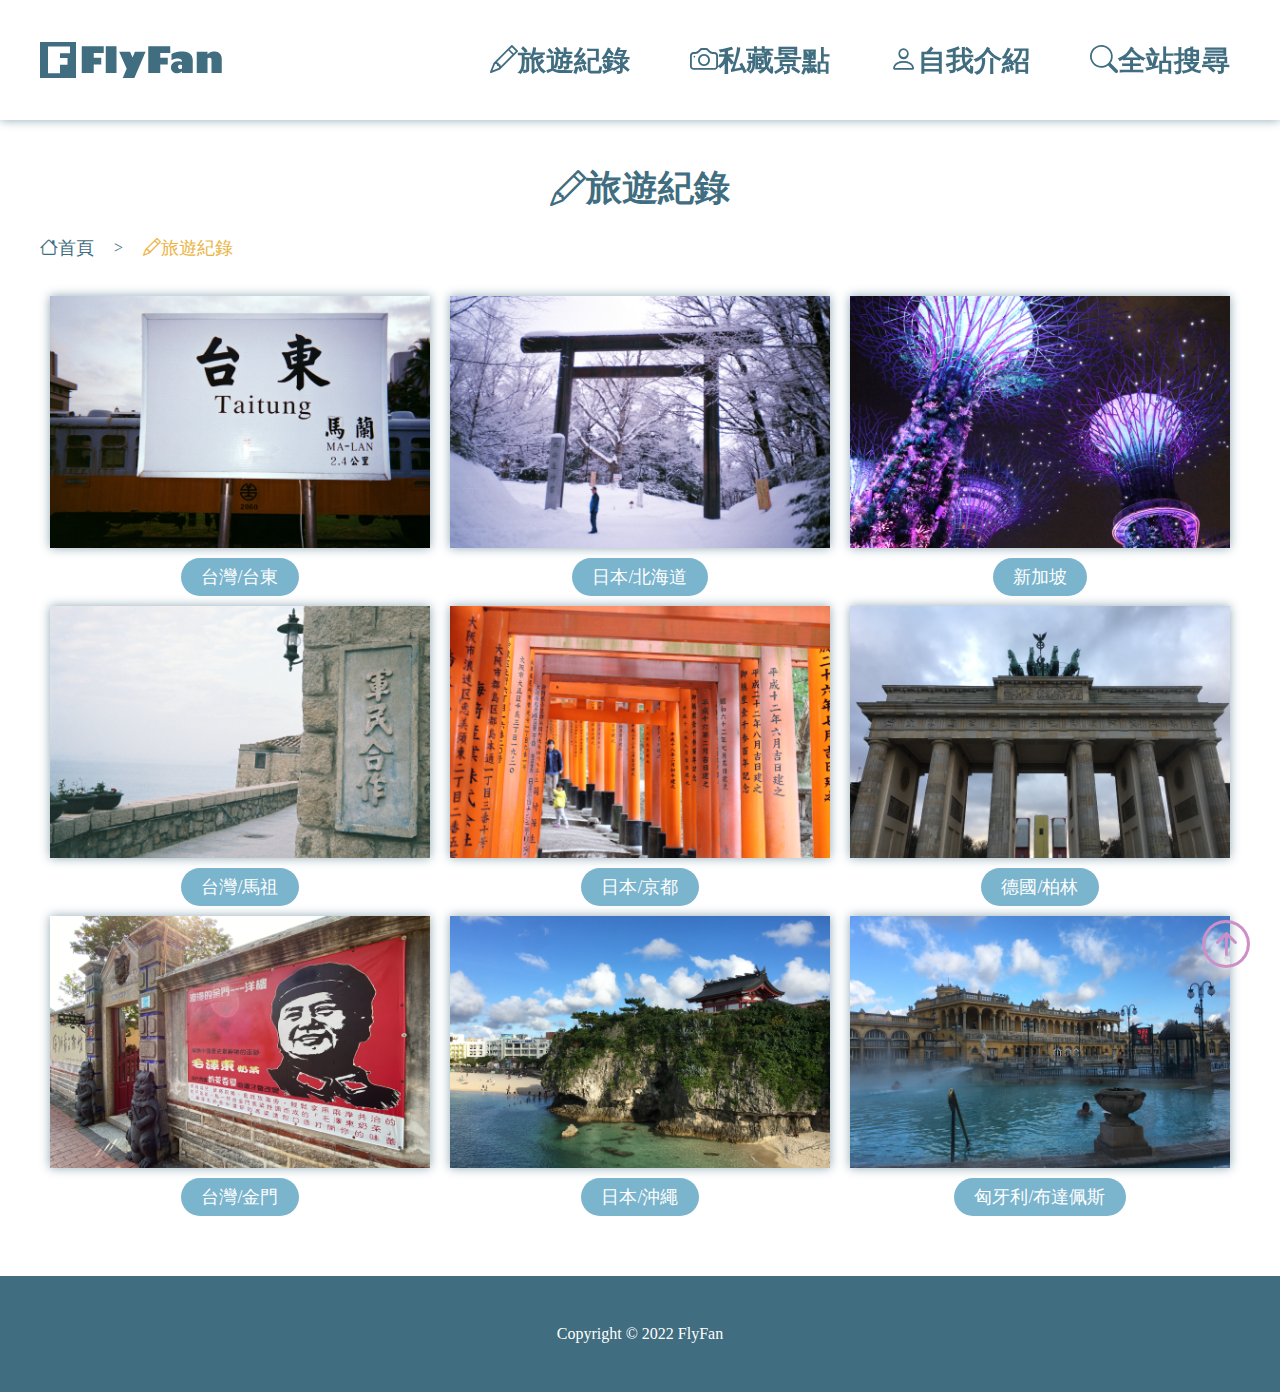
<file: blog.html>
<!DOCTYPE html>
<html lang="en">
<head>
    <meta charset="UTF-8">
    <meta http-equiv="X-UA-Compatible" content="IE=edge">
    <meta name="viewport" content="width=device-width, initial-scale=1.0">
    <title>旅遊紀錄</title>

    <link rel="stylesheet" href="https://cdn.jsdelivr.net/npm/bootstrap-icons@1.5.0/font/bootstrap-icons.css">

    <link rel="preconnect" href="https://fonts.googleapis.com">
    <link rel="preconnect" href="https://fonts.gstatic.com" crossorigin>
    <link href="https://fonts.googleapis.com/css2?family=Noto+Sans+TC:wght@100;300;500&display=swap" rel="stylesheet">
    <link href="https://fonts.googleapis.com/css2?family=Acme&display=swap" rel="stylesheet">

    <link rel="stylesheet" href="scss/all.css">
    <link rel="stylesheet" href="https://unpkg.com/swiper@8/swiper-bundle.min.css" />
    
</head>
<body>
    <div class="back-top hide"><a href="#"><i class="bi bi-arrow-up-circle"></i></a></div>
    <div class="header">
        <input type="checkbox" id="header-control">
        <label for="header-control" class="header-btn">
            <div class="hamburger-icon">
                <span></span>
                <span></span>
            </div>
        </label>
        <div class="header-logo"><a href="./index.html">FlyFan</a></div>
        <div class="container">
            <div class="nav">
                <a href="./blog.html"><i class="bi bi-pencil"></i>旅遊紀錄</a>
                <a href="./view.html"><i class="bi bi-camera"></i>私藏景點</a>
                <a href="#about"><i class="bi bi-person"></i>自我介紹</a>
                <label for="search-control" class="search-btn"><i class="bi bi-search"></i>全站搜尋</label>
                <div class="search">
                    <input type="checkbox" id="search-control">
                    <div class="search-nav">
                            <form class="header-search">
                            <input type="search" >
                            <button><i class="bi bi-search"></i></button>
                        </form> 
                    </div> 
                </div>    
            </div>      
        </div>
    </div>    
    <div class="breadcrumb">
        <div class="container">
            <div class="title"><i class="bi bi-pencil"></i>旅遊紀錄</div>
            <ol class="breadcrumb-box">
                <li><a href="index.html"><i class="bi bi-house"></i>首頁</a></li>
                <li><a href="blog.html"><i class="bi bi-pencil"></i>旅遊紀錄</a></li>
            </ol>
            <div class="wrap">
                <div class="blog-box">    
                    <div class="box">
                        <img src="images/view18.png" alt="">
                        <div class="txt">
                            <h2>施工中</h2>
                        </div>
                    </div>
                    <div class="tag">
                        <div class="country">台灣/台東</div>
                    </div>
                </div>
                <div class="blog-box">
                    <div class="box">
                        <img src="images/blog1.png" alt="">
                        <div class="txt">
                            <a href="blog-japan.html"><h2>北海道</h2></a>
                        </div>
                    </div>
                    <div class="tag">
                        <div class="country"><a href="blog-japan.html">日本/北海道</a></div>
                    </div>
                </div>
                <div class="blog-box">    
                    <div class="box">
                        <img src="images/view19.png" alt="">
                        <div class="txt">
                            <h2>施工中</h2>
                        </div>
                    </div>
                    <div class="tag">
                        <div class="country">新加坡</div>
                    </div>
                </div>
                <div class="blog-box">    
                    <div class="box">
                        <img src="images/view17.png" alt="">
                        <div class="txt">
                            <a href="blog-matsu.html"><h2>馬祖</h2></a>
                        </div>
                    </div>
                    <div class="tag">
                        <div class="country"><a href="blog-matsu.html">台灣/馬祖</a></div>
                    </div>
                </div>
                <div class="blog-box">    
                    <div class="box">
                        <img src="images/view20.png" alt="">
                        <div class="txt">
                            <h2>施工中</h2>
                        </div>
                    </div>
                    <div class="tag">
                        <div class="country">日本/京都</div>
                    </div>
                </div>
                <div class="blog-box">    
                    <div class="box">
                        <img src="images/view21.png" alt="">
                        <div class="txt">
                            <h2>施工中</h2>
                        </div>
                    </div>
                    <div class="tag">
                        <div class="country">德國/柏林</div>
                    </div>
                </div>
                <div class="blog-box">    
                    <div class="box">
                        <img src="images/view22.png" alt="">
                        <div class="txt">
                            <h2>施工中</h2>
                        </div>
                    </div>
                    <div class="tag">
                        <div class="country">台灣/金門</div>
                    </div>
                </div>
                <div class="blog-box">    
                    <div class="box">
                        <img src="images/view23.png" alt="">
                        <div class="txt">
                            <h2>施工中</h2>
                        </div>
                    </div>
                    <div class="tag">
                        <div class="country">日本/沖繩</div>
                    </div>
                </div>
                <div class="blog-box">    
                    <div class="box">
                        <img src="images/view24.png" alt="">
                        <div class="txt">
                            <h2>施工中</h2>
                        </div>
                    </div>
                    <div class="tag">
                        <div class="country">匈牙利/布達佩斯</div>
                    </div>
                </div>
            </div>
        </div>
    </div>
    <div class="footer">
            Copyright &copy; 2022 FlyFan
    </div>
    <script src="https://unpkg.com/swiper@8/swiper-bundle.min.js"></script>
    <script src="js/jquery-3.6.0.min.js"></script>
    <script src="js/all.js"></script>
</body>
</html>
</file>
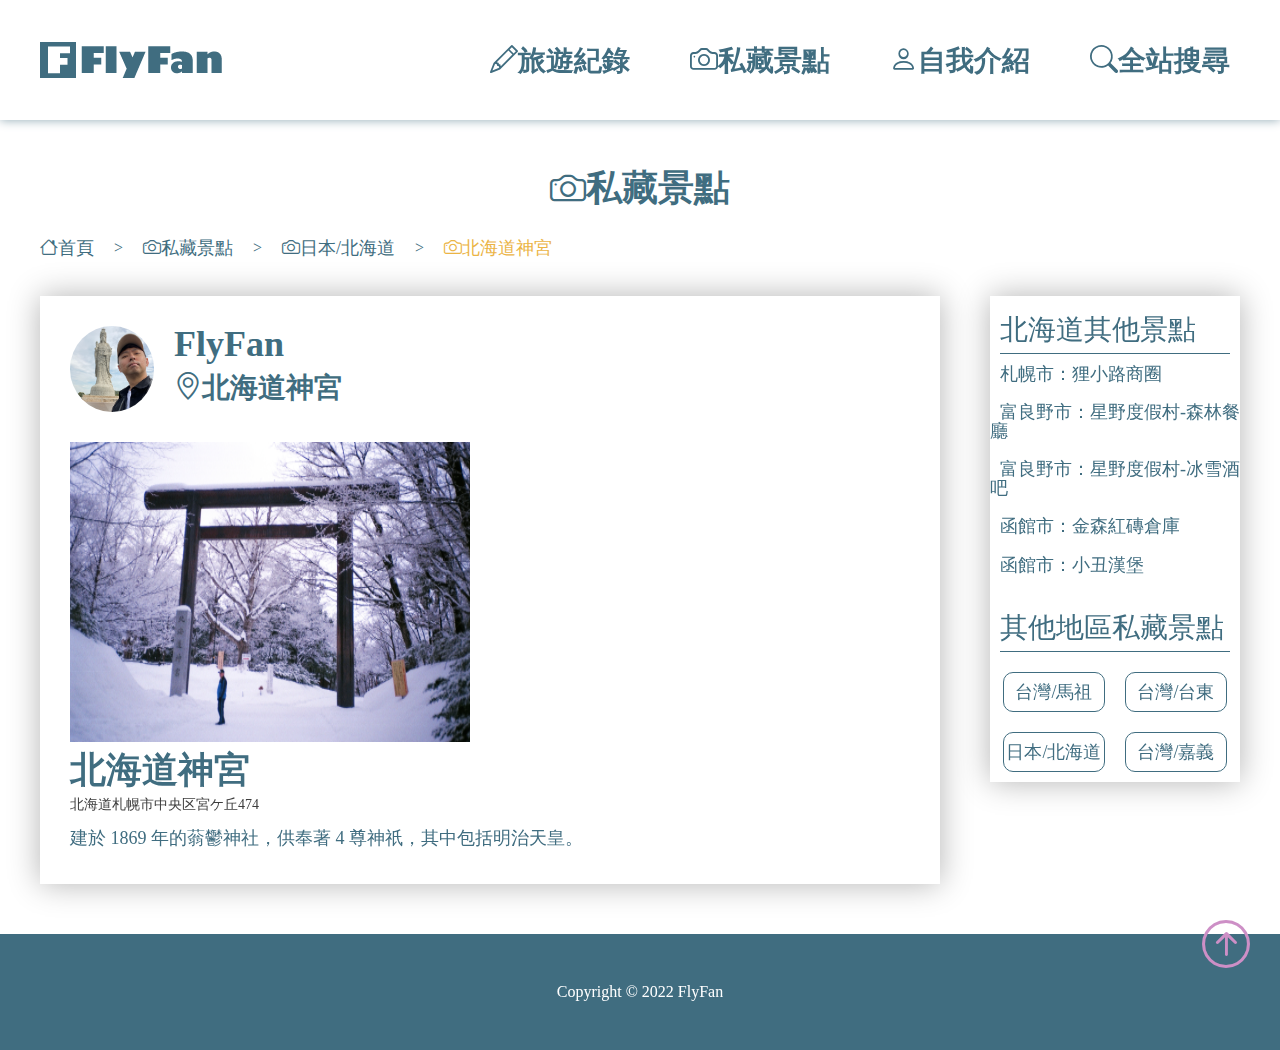
<file: view-hokkaido-1.html>
<!DOCTYPE html>
<html lang="en">
<head>
    <meta charset="UTF-8">
    <meta http-equiv="X-UA-Compatible" content="IE=edge">
    <meta name="viewport" content="width=device-width, initial-scale=1.0">
    <title>私藏景點-北海道</title>

    <link rel="stylesheet" href="https://cdn.jsdelivr.net/npm/bootstrap-icons@1.5.0/font/bootstrap-icons.css">

    <link rel="preconnect" href="https://fonts.googleapis.com">
    <link rel="preconnect" href="https://fonts.gstatic.com" crossorigin>
    <link href="https://fonts.googleapis.com/css2?family=Noto+Sans+TC:wght@100;300;500&display=swap" rel="stylesheet">
    <link href="https://fonts.googleapis.com/css2?family=Acme&display=swap" rel="stylesheet">

    <link rel="stylesheet" href="scss/all.css">
    <link rel="stylesheet" href="https://unpkg.com/swiper@8/swiper-bundle.min.css" />
    
</head>
<body>
    <div class="back-top hide"><a href="#"><i class="bi bi-arrow-up-circle"></i></a></div>
    <div class="header">
        <input type="checkbox" id="header-control">
        <label for="header-control" class="header-btn">
            <div class="hamburger-icon">
                <span></span>
                <span></span>
            </div>
        </label>
        <div class="header-logo"><a href="./index.html">FlyFan</a></div>
        <div class="container">
            <div class="nav">
                <a href="./blog.html"><i class="bi bi-pencil"></i>旅遊紀錄</a>
                <a href="./view.html"><i class="bi bi-camera"></i>私藏景點</a>
                <a href="#about"><i class="bi bi-person"></i>自我介紹</a>
                <label for="search-control" class="search-btn"><i class="bi bi-search"></i>全站搜尋</label>
                <div class="search">
                    <input type="checkbox" id="search-control">
                    <div class="search-nav">
                            <form class="header-search">
                            <input type="search" >
                            <button><i class="bi bi-search"></i></button>
                        </form> 
                    </div> 
                </div>    
            </div>      
        </div>
    </div>    
    <div class="breadcrumb">
        <div class="container">
            <div class="title"><i class="bi bi-camera"></i>私藏景點</div>
            <ol class="breadcrumb-box">
                <li><a href="index.html"><i class="bi bi-house"></i>首頁</a></li>
                <li><a href="view.html"><i class="bi bi-camera"></i>私藏景點</a></li>
                <li><a href="view.html#hokkaido"><i class="bi bi-camera"></i>日本/北海道</a></li>
                <li><a href="view-hokkaido-1.html"><i class="bi bi-camera"></i>北海道神宮</a></li>
            </ol>
            <div class="wrap">
                <div class="blog-container">
                    <div class="title">
                        <div class="top">
                            <img src="images/photo.png" alt="">
                            <div class="txt">
                                <h3>FlyFan</h3>
                                <h4><a href="https://goo.gl/maps/pEc8kn5eofgEh7Q5A"><i class="bi bi-geo-alt"></i>北海道神宮</a></h4>
                            </div>
                        </div>
                        <div class="txt">
                            <div class="photo">
                                <img src="images/blog1.png" alt="">
                                <div class="map">
                                    <iframe src="https://www.google.com/maps/embed?pb=!1m18!1m12!1m3!1d11661.064023783976!2d141.3255651950383!3d43.05687264499742!2m3!1f0!2f0!3f0!3m2!1i1024!2i768!4f13.1!3m3!1m2!1s0x5f0b29dcc4f0a893%3A0xec8de2355b66d708!2z5YyX5rW36YGT56We5a6u!5e0!3m2!1szh-TW!2stw!4v1651218945010!5m2!1szh-TW!2stw" width="400" height="300" style="border:0;" allowfullscreen="" loading="lazy" referrerpolicy="no-referrer-when-downgrade"></iframe>
                                </div>
                            </div>                            
                            <h2>北海道神宮</h2>
                            <h5>北海道札幌市中央区宮ケ丘474</h5>
                            <p>建於 1869 年的蓊鬱神社，供奉著 4 尊神祇，其中包括明治天皇。</p>
                        </div>
                    </div>
                </div>
                <div class="blog-list">
                    <div class="main">
                        <h2>北海道其他景點</h2>
                        <ol>
                            <li><a href="view-hokkaido-2.html">札幌市：狸小路商圈<i class="bi bi-hand-index-thumb"></i></a></li>
                            <li><a href="view-hokkaido-3.html">富良野市：星野度假村-森林餐廳<i class="bi bi-hand-index-thumb"></i></a></li>
                            <li><a href="view-hokkaido-4.html">富良野市：星野度假村-冰雪酒吧<i class="bi bi-hand-index-thumb"></i></a></li>
                            <li><a href="view-hokkaido-5.html">函館市：金森紅磚倉庫<i class="bi bi-hand-index-thumb"></i></a></li>
                            <li><a href="view-hokkaido-6.html">函館市：小丑漢堡<i class="bi bi-hand-index-thumb"></i></a></li>
                        </ol>
                    </div>
                    <div class="ex">
                        <h2>其他地區私藏景點</h2>
                        <ol>
                            <li><a href="blog-matsu.html">台灣/馬祖</a></li>
                            <li><a href="blog-japan.html">台灣/台東</a></li>
                            <li><a href="blog-japan.html">日本/北海道</a></li>
                            <li><a href="blog-japan.html">台灣/嘉義</a></li>
                        </ol>
                    </div>
                    
                </div>
            </div>
        </div>
    </div>
    <div class="footer">
            Copyright &copy; 2022 FlyFan
    </div>
    <script src="https://unpkg.com/swiper@8/swiper-bundle.min.js"></script>
    <script src="js/jquery-3.6.0.min.js"></script>
    <script src="js/all.js"></script>
</body>
</html>
</file>
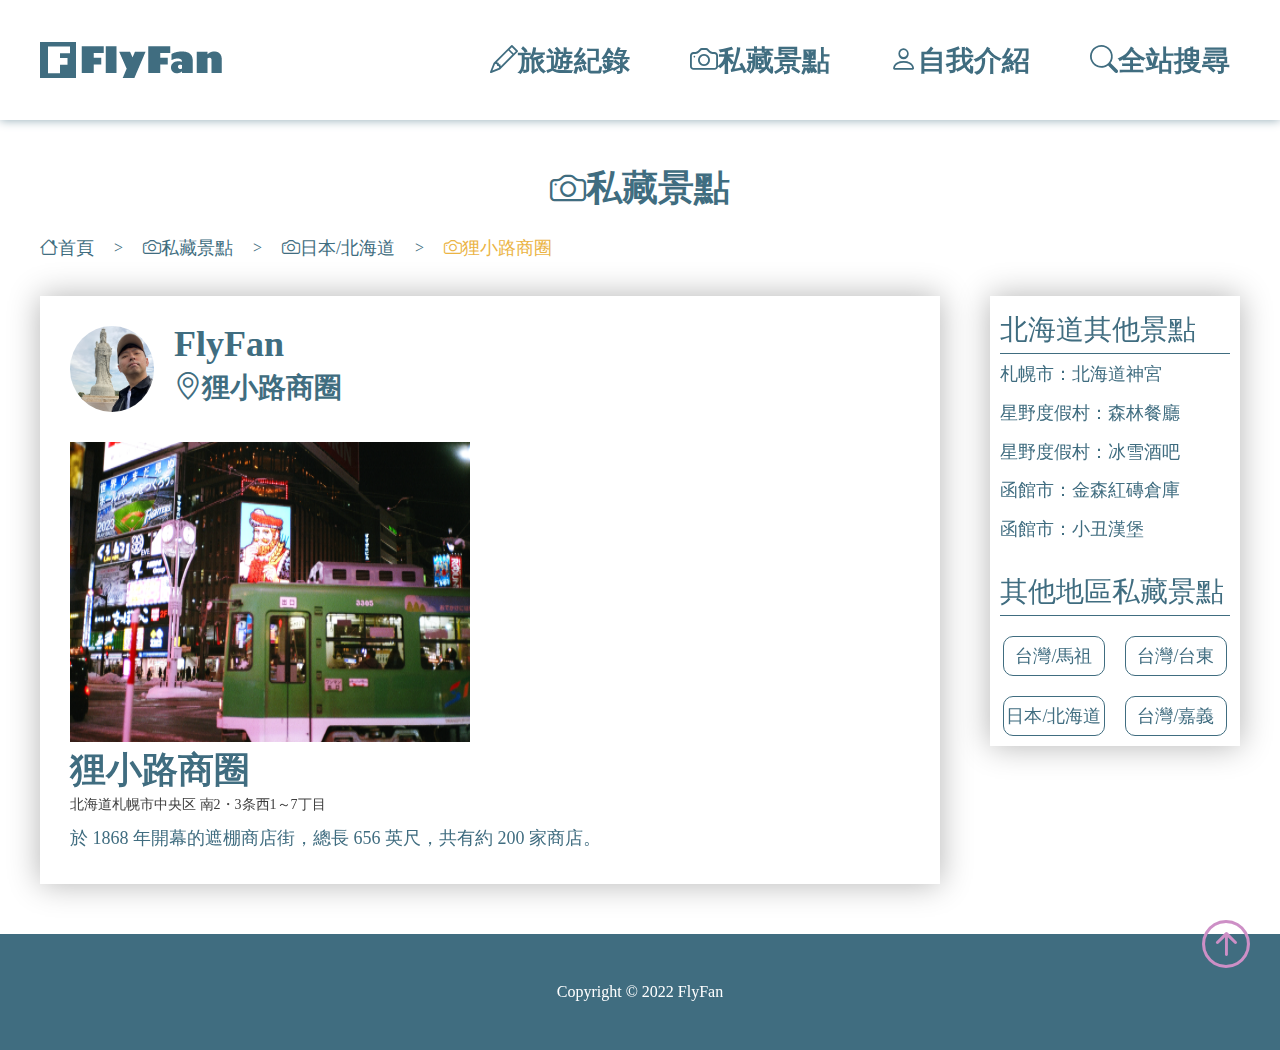
<file: view-hokkaido-2.html>
<!DOCTYPE html>
<html lang="en">
<head>
    <meta charset="UTF-8">
    <meta http-equiv="X-UA-Compatible" content="IE=edge">
    <meta name="viewport" content="width=device-width, initial-scale=1.0">
    <title>私藏景點-北海道</title>

    <link rel="stylesheet" href="https://cdn.jsdelivr.net/npm/bootstrap-icons@1.5.0/font/bootstrap-icons.css">

    <link rel="preconnect" href="https://fonts.googleapis.com">
    <link rel="preconnect" href="https://fonts.gstatic.com" crossorigin>
    <link href="https://fonts.googleapis.com/css2?family=Noto+Sans+TC:wght@100;300;500&display=swap" rel="stylesheet">
    <link href="https://fonts.googleapis.com/css2?family=Acme&display=swap" rel="stylesheet">

    <link rel="stylesheet" href="scss/all.css">
    <link rel="stylesheet" href="https://unpkg.com/swiper@8/swiper-bundle.min.css" />
    
</head>
<body>
    <div class="back-top hide"><a href="#"><i class="bi bi-arrow-up-circle"></i></a></div>
    <div class="header">
        <input type="checkbox" id="header-control">
        <label for="header-control" class="header-btn">
            <div class="hamburger-icon">
                <span></span>
                <span></span>
            </div>
        </label>
        <div class="header-logo"><a href="./index.html">FlyFan</a></div>
        <div class="container">
            <div class="nav">
                <a href="./blog.html"><i class="bi bi-pencil"></i>旅遊紀錄</a>
                <a href="./view.html"><i class="bi bi-camera"></i>私藏景點</a>
                <a href="#about"><i class="bi bi-person"></i>自我介紹</a>
                <label for="search-control" class="search-btn"><i class="bi bi-search"></i>全站搜尋</label>
                <div class="search">
                    <input type="checkbox" id="search-control">
                    <div class="search-nav">
                            <form class="header-search">
                            <input type="search" >
                            <button><i class="bi bi-search"></i></button>
                        </form> 
                    </div> 
                </div>    
            </div>      
        </div>
    </div>    
    <div class="breadcrumb">
        <div class="container">
            <div class="title"><i class="bi bi-camera"></i>私藏景點</div>
            <ol class="breadcrumb-box">
                <li><a href="index.html"><i class="bi bi-house"></i>首頁</a></li>
                <li><a href="view.html"><i class="bi bi-camera"></i>私藏景點</a></li>
                <li><a href="view.html#hokkaido"><i class="bi bi-camera"></i>日本/北海道</a></li>
                <li><a href="view-hokkaido-2.html"><i class="bi bi-camera"></i>狸小路商圈</a></li>
            </ol>
            <div class="wrap">
                <div class="blog-container">
                    <div class="title">
                        <div class="top">
                            <img src="images/photo.png" alt="">
                            <div class="txt">
                                <h3>FlyFan</h3>
                                <h4><a href="https://goo.gl/maps/4htLozLEq7mdkssC6"><i class="bi bi-geo-alt"></i>狸小路商圈</a></h4>
                            </div>
                        </div>
                        <div class="txt">
                            <div class="photo">
                                <img src="images/view1.png" alt="">
                                <div class="map">
                                    <iframe src="https://www.google.com/maps/embed?pb=!1m18!1m12!1m3!1d2915.2565102068397!2d141.3487159160358!3d43.05707237914625!2m3!1f0!2f0!3f0!3m2!1i1024!2i768!4f13.1!3m3!1m2!1s0x5f0b298314dc68c9%3A0x3e09837aece117a1!2z54u45bCP6Lev5ZWG5bqX6KGX!5e0!3m2!1szh-TW!2stw!4v1651219799210!5m2!1szh-TW!2stw" width="400" height="300" style="border:0;" allowfullscreen="" loading="lazy" referrerpolicy="no-referrer-when-downgrade"></iframe>
                                </div>
                            </div>                            
                            <h2>狸小路商圈</h2>
                            <h5>北海道札幌市中央区 南2・3条西1～7丁目</h5>
                            <p>於 1868 年開幕的遮棚商店街，總長 656 英尺，共有約 200 家商店。</p>
                        </div>
                    </div>
                </div>
                <div class="blog-list">
                    <div class="main">
                        <h2>北海道其他景點</h2>
                        <ol>
                            <li><a href="view-hokkaido-1.html">札幌市：北海道神宮<i class="bi bi-hand-index-thumb"></i></a></li>
                            <li><a href="view-hokkaido-3.html">星野度假村：森林餐廳<i class="bi bi-hand-index-thumb"></i></a></li>
                            <li><a href="view-hokkaido-4.html">星野度假村：冰雪酒吧<i class="bi bi-hand-index-thumb"></i></a></li>
                            <li><a href="view-hokkaido-5.html">函館市：金森紅磚倉庫<i class="bi bi-hand-index-thumb"></i></a></li>
                            <li><a href="view-hokkaido-6.html">函館市：小丑漢堡<i class="bi bi-hand-index-thumb"></i></a></li>
                        </ol>
                    </div>
                    <div class="ex">
                        <h2>其他地區私藏景點</h2>
                        <ol>
                            <li><a href="blog-matsu.html">台灣/馬祖</a></li>
                            <li><a href="blog-japan.html">台灣/台東</a></li>
                            <li><a href="blog-japan.html">日本/北海道</a></li>
                            <li><a href="blog-japan.html">台灣/嘉義</a></li>
                        </ol>
                    </div>
                    
                </div>
            </div>
        </div>
    </div>
    <div class="footer">
            Copyright &copy; 2022 FlyFan
    </div>
    <script src="https://unpkg.com/swiper@8/swiper-bundle.min.js"></script>
    <script src="js/jquery-3.6.0.min.js"></script>
    <script src="js/all.js"></script>
</body>
</html>
</file>
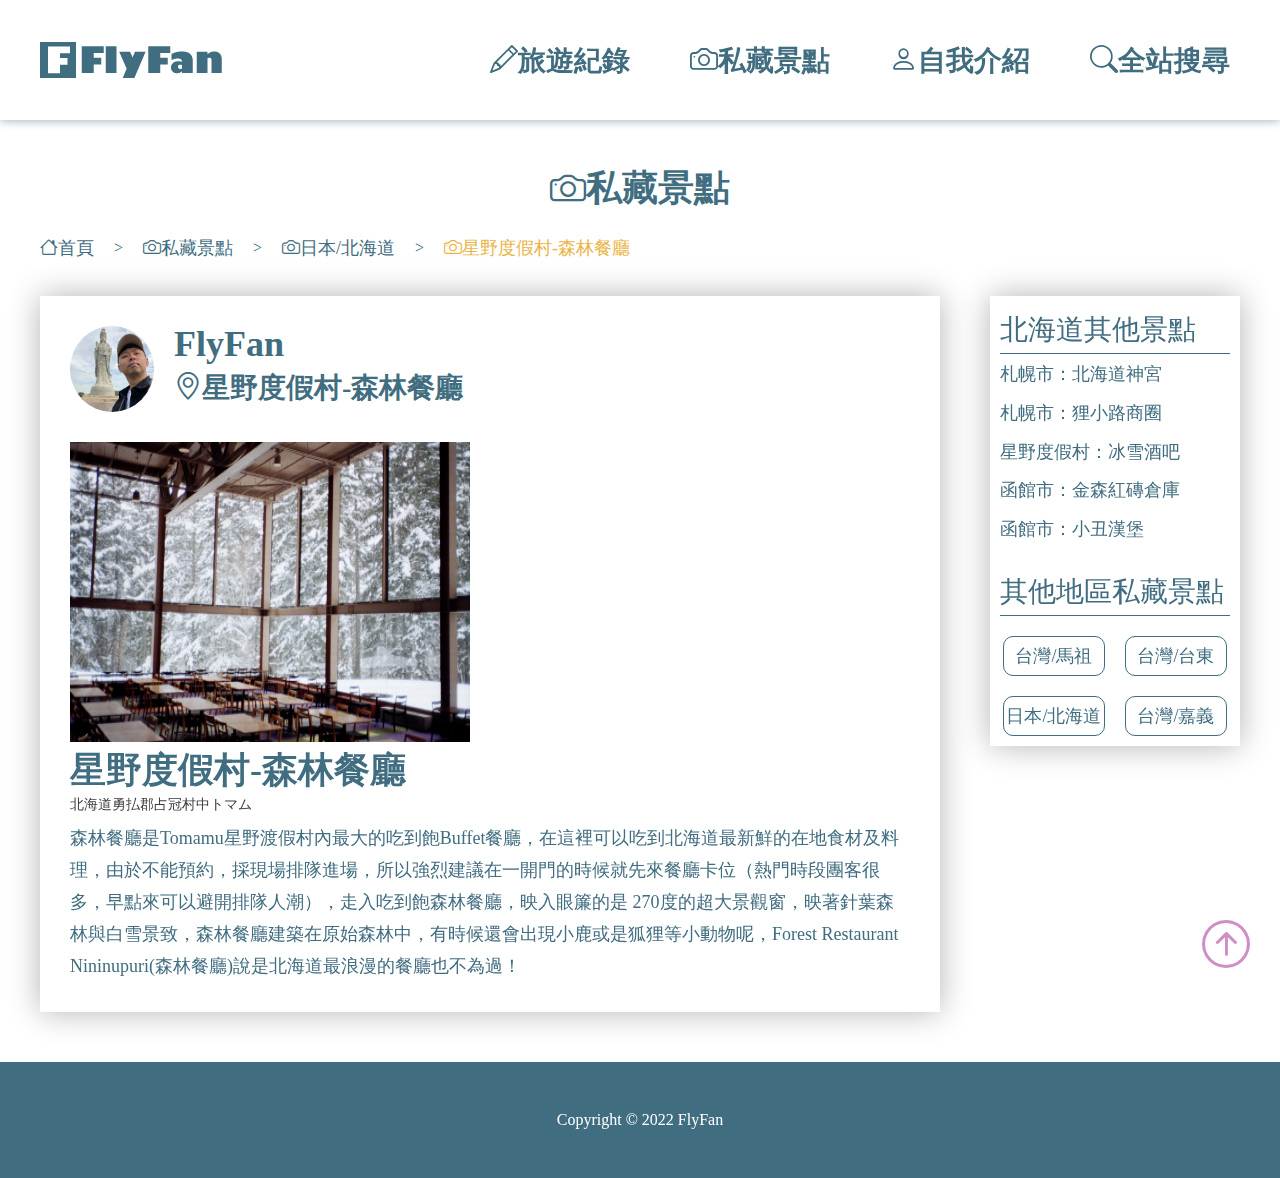
<file: view-hokkaido-3.html>
<!DOCTYPE html>
<html lang="en">
<head>
    <meta charset="UTF-8">
    <meta http-equiv="X-UA-Compatible" content="IE=edge">
    <meta name="viewport" content="width=device-width, initial-scale=1.0">
    <title>私藏景點-北海道</title>

    <link rel="stylesheet" href="https://cdn.jsdelivr.net/npm/bootstrap-icons@1.5.0/font/bootstrap-icons.css">

    <link rel="preconnect" href="https://fonts.googleapis.com">
    <link rel="preconnect" href="https://fonts.gstatic.com" crossorigin>
    <link href="https://fonts.googleapis.com/css2?family=Noto+Sans+TC:wght@100;300;500&display=swap" rel="stylesheet">
    <link href="https://fonts.googleapis.com/css2?family=Acme&display=swap" rel="stylesheet">

    <link rel="stylesheet" href="scss/all.css">
    <link rel="stylesheet" href="https://unpkg.com/swiper@8/swiper-bundle.min.css" />
    
</head>
<body>
    <div class="back-top hide"><a href="#"><i class="bi bi-arrow-up-circle"></i></a></div>
    <div class="header">
        <input type="checkbox" id="header-control">
        <label for="header-control" class="header-btn">
            <div class="hamburger-icon">
                <span></span>
                <span></span>
            </div>
        </label>
        <div class="header-logo"><a href="./index.html">FlyFan</a></div>
        <div class="container">
            <div class="nav">
                <a href="./blog.html"><i class="bi bi-pencil"></i>旅遊紀錄</a>
                <a href="./view.html"><i class="bi bi-camera"></i>私藏景點</a>
                <a href="#about"><i class="bi bi-person"></i>自我介紹</a>
                <label for="search-control" class="search-btn"><i class="bi bi-search"></i>全站搜尋</label>
                <div class="search">
                    <input type="checkbox" id="search-control">
                    <div class="search-nav">
                            <form class="header-search">
                            <input type="search" >
                            <button><i class="bi bi-search"></i></button>
                        </form> 
                    </div> 
                </div>    
            </div>      
        </div>
    </div>    
    <div class="breadcrumb">
        <div class="container">
            <div class="title"><i class="bi bi-camera"></i>私藏景點</div>
            <ol class="breadcrumb-box">
                <li><a href="index.html"><i class="bi bi-house"></i>首頁</a></li>
                <li><a href="view.html"><i class="bi bi-camera"></i>私藏景點</a></li>
                <li><a href="view.html#hokkaido"><i class="bi bi-camera"></i>日本/北海道</a></li>
                <li><a href="view-hokkaido-3.html"><i class="bi bi-camera"></i>星野度假村-森林餐廳</a></li>
            </ol>
            <div class="wrap">
                <div class="blog-container">
                    <div class="title">
                        <div class="top">
                            <img src="images/photo.png" alt="">
                            <div class="txt">
                                <h3>FlyFan</h3>
                                <h4><a href="https://goo.gl/maps/ipmCAFniJuFsUdn99"><i class="bi bi-geo-alt"></i>星野度假村-森林餐廳</a></h4>
                            </div>
                        </div>
                        <div class="txt">
                            <div class="photo">
                                <img src="images/view2.png" alt="">
                                <div class="map">
                                    <iframe src="https://www.google.com/maps/embed?pb=!1m18!1m12!1m3!1d23320.360530061345!2d142.60563939952877!3d43.061519715334676!2m3!1f0!2f0!3f0!3m2!1i1024!2i768!4f13.1!3m3!1m2!1s0x5f73616ef5a7d93b%3A0x757955e95891b652!2sForest%20Restaurant%20Nininupuri!5e0!3m2!1szh-TW!2stw!4v1651220102356!5m2!1szh-TW!2stw" width="400" height="300" style="border:0;" allowfullscreen="" loading="lazy" referrerpolicy="no-referrer-when-downgrade"></iframe>
                                </div>
                            </div>                            
                            <h2>星野度假村-森林餐廳</h2>
                            <h5>北海道勇払郡占冠村中トマム</h5>
                            <p>森林餐廳是Tomamu星野渡假村內最大的吃到飽Buffet餐廳，在這裡可以吃到北海道最新鮮的在地食材及料理，由於不能預約，採現場排隊進場，所以強烈建議在一開門的時候就先來餐廳卡位（熱門時段團客很多，早點來可以避開排隊人潮），走入吃到飽森林餐廳，映入眼簾的是 270度的超大景觀窗，映著針葉森林與白雪景致，森林餐廳建築在原始森林中，有時候還會出現小鹿或是狐狸等小動物呢，Forest Restaurant Nininupuri(森林餐廳)說是北海道最浪漫的餐廳也不為過！</p>
                        </div>
                    </div>
                </div>
                <div class="blog-list">
                    <div class="main">
                        <h2>北海道其他景點</h2>
                        <ol>
                            <li><a href="view-hokkaido-1.html">札幌市：北海道神宮<i class="bi bi-hand-index-thumb"></i></a></li>
                            <li><a href="view-hokkaido-2.html">札幌市：狸小路商圈<i class="bi bi-hand-index-thumb"></i></a></li>
                            <li><a href="view-hokkaido-4.html">星野度假村：冰雪酒吧<i class="bi bi-hand-index-thumb"></i></a></li>
                            <li><a href="view-hokkaido-5.html">函館市：金森紅磚倉庫<i class="bi bi-hand-index-thumb"></i></a></li>
                            <li><a href="view-hokkaido-6.html">函館市：小丑漢堡<i class="bi bi-hand-index-thumb"></i></a></li>
                        </ol>
                    </div>
                    <div class="ex">
                        <h2>其他地區私藏景點</h2>
                        <ol>
                            <li><a href="blog-matsu.html">台灣/馬祖</a></li>
                            <li><a href="blog-japan.html">台灣/台東</a></li>
                            <li><a href="blog-japan.html">日本/北海道</a></li>
                            <li><a href="blog-japan.html">台灣/嘉義</a></li>
                        </ol>
                    </div>
                    
                </div>
            </div>
        </div>
    </div>
    <div class="footer">
            Copyright &copy; 2022 FlyFan
    </div>
    <script src="https://unpkg.com/swiper@8/swiper-bundle.min.js"></script>
    <script src="js/jquery-3.6.0.min.js"></script>
    <script src="js/all.js"></script>
</body>
</html>
</file>
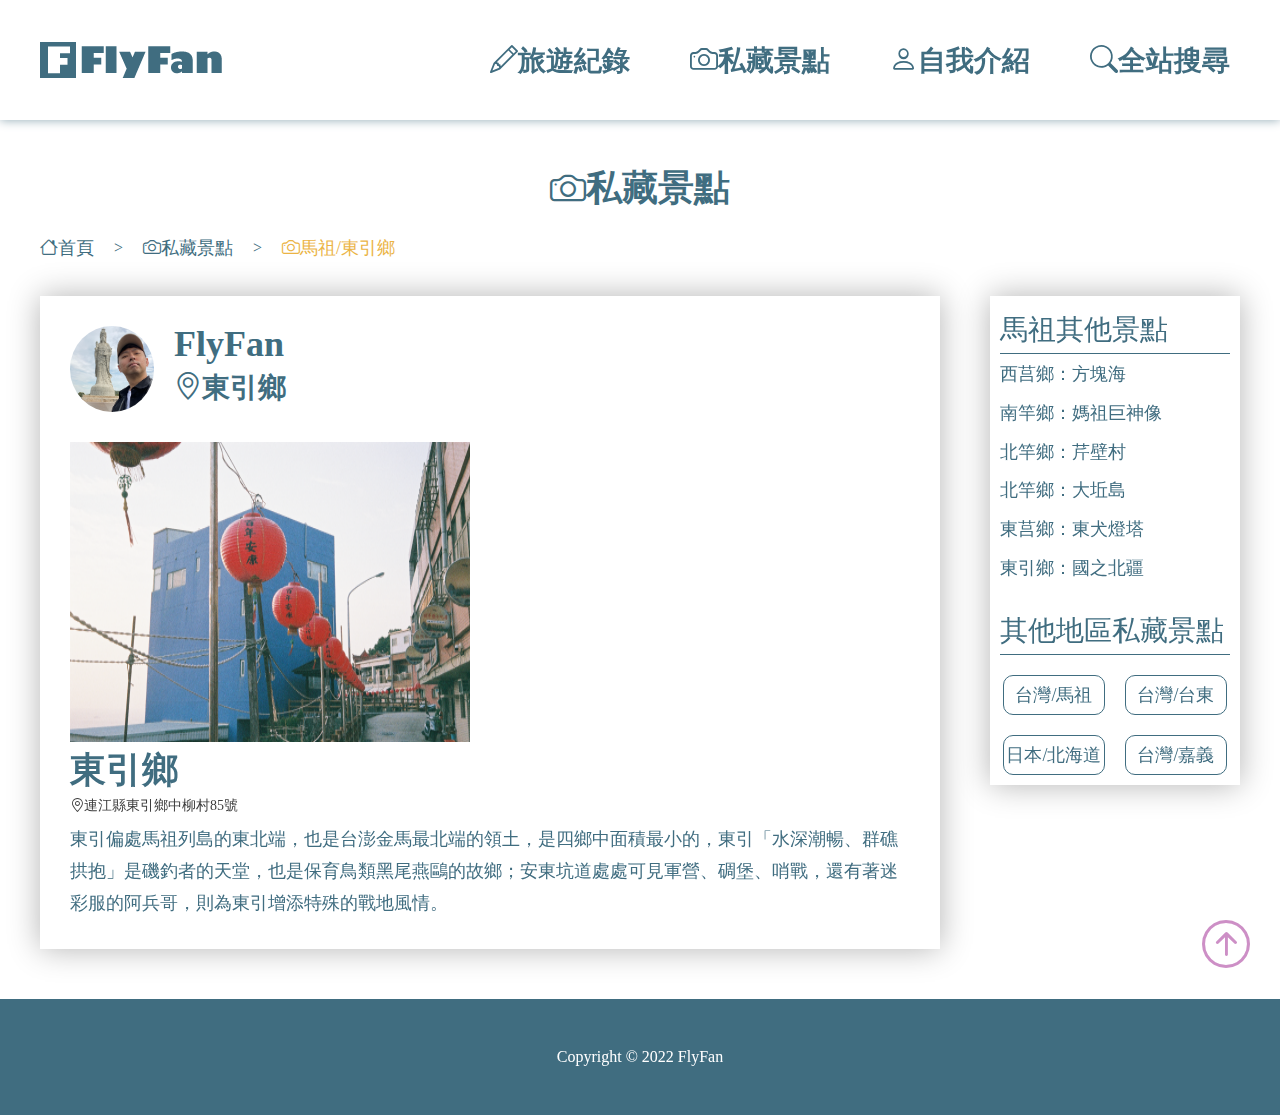
<file: view-matsu-1.html>
<!DOCTYPE html>
<html lang="en">
<head>
    <meta charset="UTF-8">
    <meta http-equiv="X-UA-Compatible" content="IE=edge">
    <meta name="viewport" content="width=device-width, initial-scale=1.0">
    <title>私藏景點-馬祖</title>

    <link rel="stylesheet" href="https://cdn.jsdelivr.net/npm/bootstrap-icons@1.5.0/font/bootstrap-icons.css">

    <link rel="preconnect" href="https://fonts.googleapis.com">
    <link rel="preconnect" href="https://fonts.gstatic.com" crossorigin>
    <link href="https://fonts.googleapis.com/css2?family=Noto+Sans+TC:wght@100;300;500&display=swap" rel="stylesheet">
    <link href="https://fonts.googleapis.com/css2?family=Acme&display=swap" rel="stylesheet">

    <link rel="stylesheet" href="scss/all.css">
    <link rel="stylesheet" href="https://unpkg.com/swiper@8/swiper-bundle.min.css" />
    
</head>
<body>
    <div class="back-top hide"><a href="#"><i class="bi bi-arrow-up-circle"></i></a></div>
    <div class="header">
        <input type="checkbox" id="header-control">
        <label for="header-control" class="header-btn">
            <div class="hamburger-icon">
                <span></span>
                <span></span>
            </div>
        </label>
        <div class="header-logo"><a href="./index.html">FlyFan</a></div>
        <div class="container">
            <div class="nav">
                <a href="./blog.html"><i class="bi bi-pencil"></i>旅遊紀錄</a>
                <a href="./view.html"><i class="bi bi-camera"></i>私藏景點</a>
                <a href="#about"><i class="bi bi-person"></i>自我介紹</a>
                <label for="search-control" class="search-btn"><i class="bi bi-search"></i>全站搜尋</label>
                <div class="search">
                    <input type="checkbox" id="search-control">
                    <div class="search-nav">
                            <form class="header-search">
                            <input type="search" >
                            <button><i class="bi bi-search"></i></button>
                        </form> 
                    </div> 
                </div>    
            </div>      
        </div>
    </div>    
    <div class="breadcrumb">
        <div class="container">
            <div class="title"><i class="bi bi-camera"></i>私藏景點</div>
            <ol class="breadcrumb-box">
                <li><a href="index.html"><i class="bi bi-house"></i>首頁</a></li>
                <li><a href="view.html"><i class="bi bi-camera"></i>私藏景點</a></li>
                <li><a href="view-matsu-1.html"><i class="bi bi-camera"></i>馬祖/東引鄉</a></li>
            </ol>
            <div class="wrap">
                <div class="blog-container">
                    <div class="title">
                        <div class="top">
                            <img src="images/photo.png" alt="">
                            <div class="txt">
                                <h3>FlyFan</h3>
                                <h4><a href="https://goo.gl/maps/tU1AaSzXeYHbiVYq6"><i class="bi bi-geo-alt"></i>東引鄉</a></h4>
                            </div>
                        </div>
                        <div class="txt">
                            <div class="photo">
                                <img src="images/blog2.png" alt="">
                                <div class="map">
                                    <iframe src="https://www.google.com/maps/embed?pb=!1m18!1m12!1m3!1d5055.438067105952!2d120.49056127340505!3d26.367446775733537!2m3!1f0!2f0!3f0!3m2!1i1024!2i768!4f13.1!3m3!1m2!1s0x3443ecf3ecb575c9%3A0x78c4d1227d42f9d3!2zNy1FTEVWRU4g5p2x5byV6ZaA5biC!5e0!3m2!1szh-TW!2stw!4v1651149187843!5m2!1szh-TW!2stw" width="500" height="300" style="border:0;" allowfullscreen="" loading="lazy" referrerpolicy="no-referrer-when-downgrade"></iframe>
                                </div>
                            </div>                            
                            <h2>東引鄉</h2>
                            <h5><i class="bi bi-geo-alt"></i>連江縣東引鄉中柳村85號</h5>
                            <p>東引偏處馬祖列島的東北端，也是台澎金馬最北端的領土，是四鄉中面積最小的，東引「水深潮暢、群礁拱抱」是磯釣者的天堂，也是保育鳥類黑尾燕鷗的故鄉；安東坑道處處可見軍營、碉堡、哨戰，還有著迷彩服的阿兵哥，則為東引增添特殊的戰地風情。</p>
                        </div>
                    </div>
                </div>
                <div class="blog-list">
                    <div class="main">
                        <h2>馬祖其他景點</h2>
                        <ol>
                            <li><a href="blog-japan-day1.html">西莒鄉：方塊海<i class="bi bi-hand-index-thumb"></i></a></li>
                            <li><a href="blog-japan-day1.html">南竿鄉：媽祖巨神像<i class="bi bi-hand-index-thumb"></i></a></li>
                            <li><a href="blog-japan-day1.html">北竿鄉：芹壁村<i class="bi bi-hand-index-thumb"></i></a></li>
                            <li><a href="blog-japan-day1.html">北竿鄉：大坵島<i class="bi bi-hand-index-thumb"></i></a></li>
                            <li><a href="blog-japan-day1.html">東莒鄉：東犬燈塔<i class="bi bi-hand-index-thumb"></i></a></li>
                            <li><a href="blog-japan-day1.html">東引鄉：國之北疆<i class="bi bi-hand-index-thumb"></i></a></li>
                        </ol>
                    </div>
                    <div class="ex">
                        <h2>其他地區私藏景點</h2>
                        <ol>
                            <li><a href="blog-matsu.html">台灣/馬祖</a></li>
                            <li><a href="blog-japan.html">台灣/台東</a></li>
                            <li><a href="blog-japan.html">日本/北海道</a></li>
                            <li><a href="blog-japan.html">台灣/嘉義</a></li>
                        </ol>
                    </div>
                    
                </div>
            </div>
        </div>
    </div>
    <div class="footer">
            Copyright &copy; 2022 FlyFan
    </div>
    <script src="https://unpkg.com/swiper@8/swiper-bundle.min.js"></script>
    <script src="js/jquery-3.6.0.min.js"></script>
    <script src="js/all.js"></script>
</body>
</html>
</file>
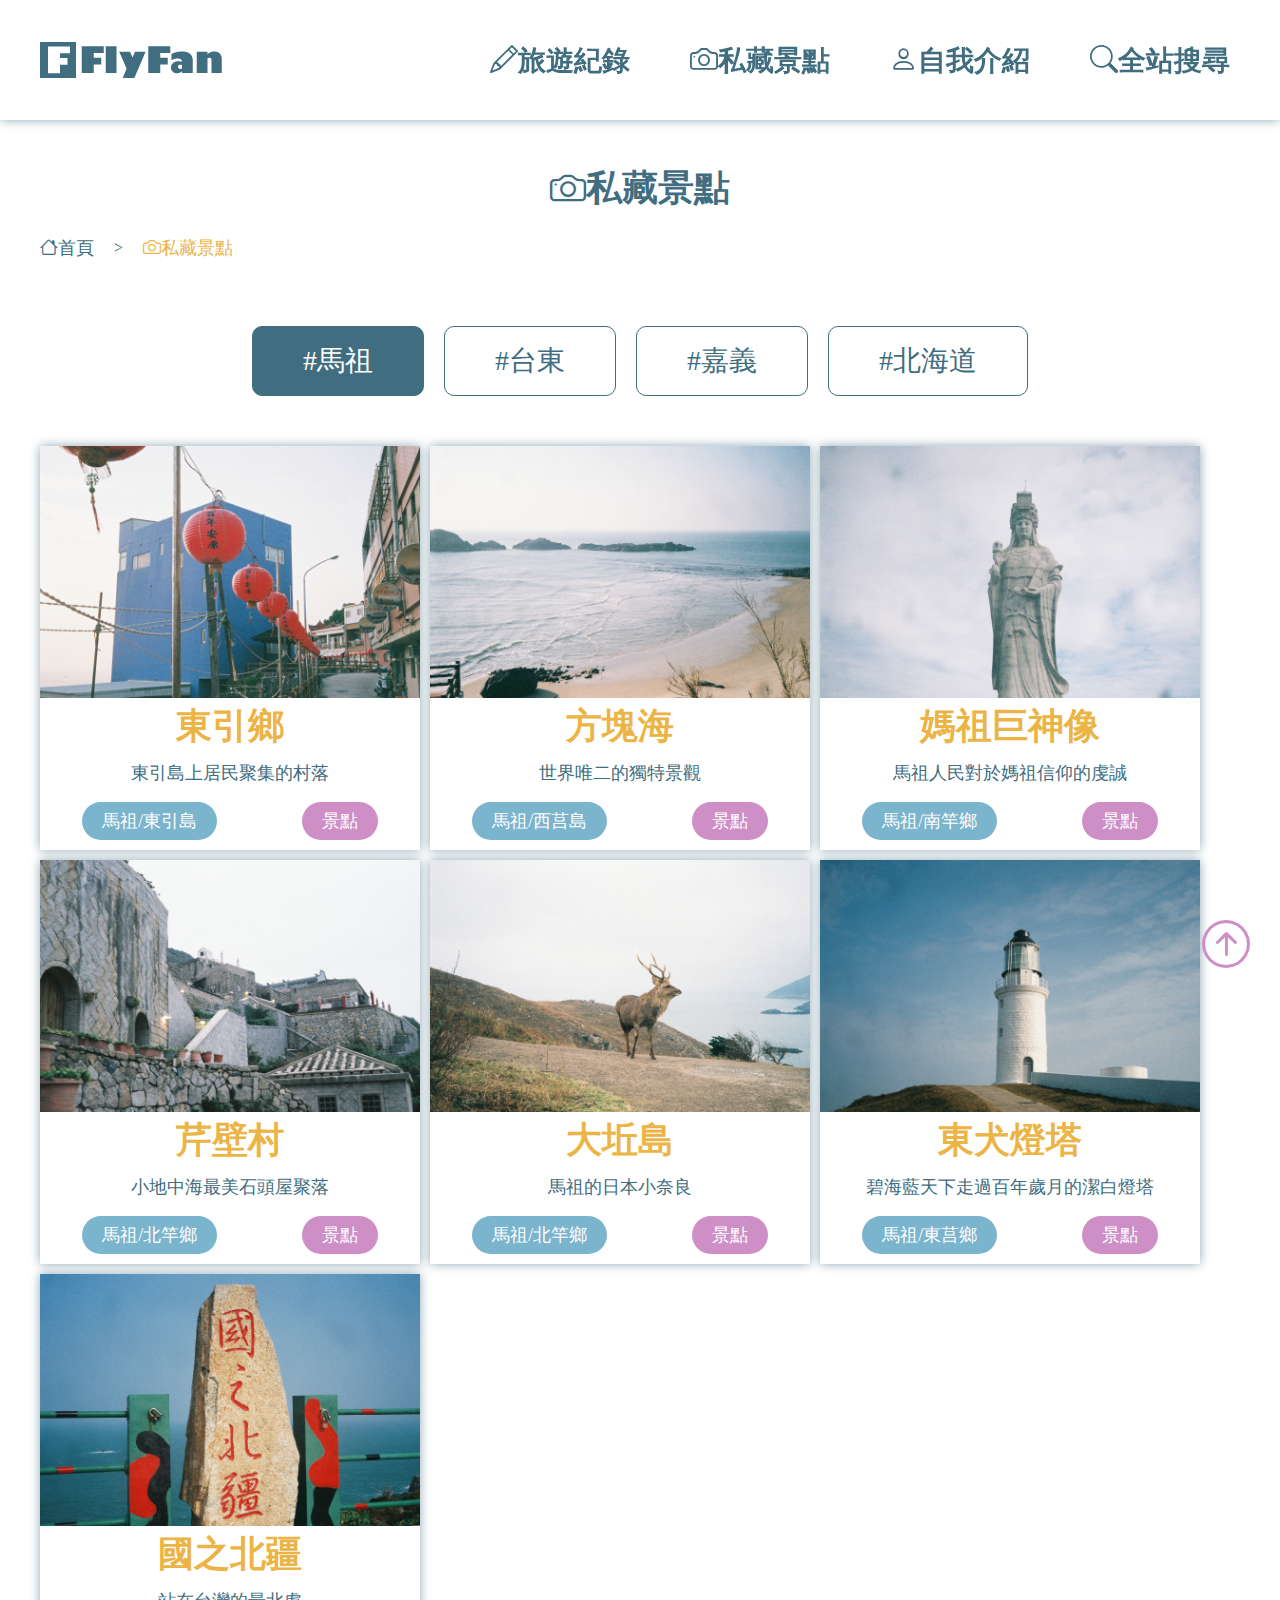
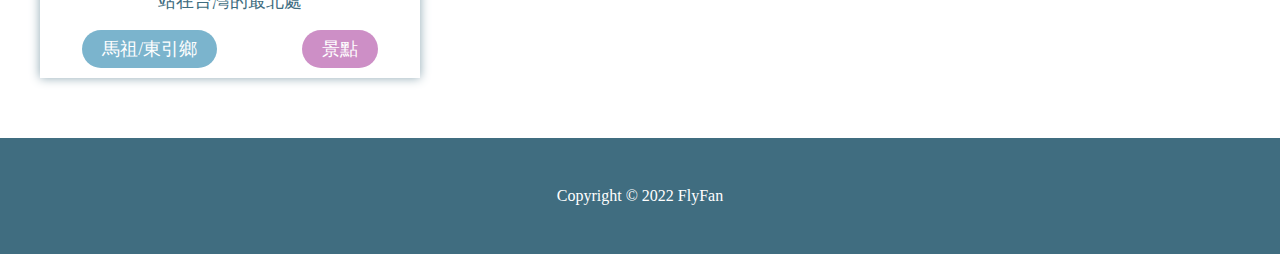
<file: view.html>
<!DOCTYPE html>
<html lang="en">
<head>
    <meta charset="UTF-8">
    <meta http-equiv="X-UA-Compatible" content="IE=edge">
    <meta name="viewport" content="width=device-width, initial-scale=1.0">
    <title>私藏景點</title>

    <link rel="stylesheet" href="https://cdn.jsdelivr.net/npm/bootstrap-icons@1.5.0/font/bootstrap-icons.css">

    <link rel="preconnect" href="https://fonts.googleapis.com">
    <link rel="preconnect" href="https://fonts.gstatic.com" crossorigin>
    <link href="https://fonts.googleapis.com/css2?family=Noto+Sans+TC:wght@100;300;500&display=swap" rel="stylesheet">
    <link href="https://fonts.googleapis.com/css2?family=Acme&display=swap" rel="stylesheet">

    <link rel="stylesheet" href="scss/all.css">
    <link rel="stylesheet" href="https://unpkg.com/swiper@8/swiper-bundle.min.css" />
    
</head>
<body>
    <div class="back-top hide"><a href="#"><i class="bi bi-arrow-up-circle"></i></a></div>
    <div class="header">
        <input type="checkbox" id="header-control">
        <label for="header-control" class="header-btn">
            <div class="hamburger-icon">
                <span></span>
                <span></span>
            </div>
        </label>
        <div class="header-logo"><a href="./index.html">FlyFan</a></div>
        <div class="container">
            <div class="nav">
                <a href="./blog.html"><i class="bi bi-pencil"></i>旅遊紀錄</a>
                <a href="./view.html"><i class="bi bi-camera"></i>私藏景點</a>
                <a href="#about"><i class="bi bi-person"></i>自我介紹</a>
                <label for="search-control" class="search-btn"><i class="bi bi-search"></i>全站搜尋</label>
                <div class="search">
                    <input type="checkbox" id="search-control">
                    <div class="search-nav">
                            <form class="header-search">
                            <input type="search" >
                            <button><i class="bi bi-search"></i></button>
                        </form> 
                    </div> 
                </div>    
            </div>      
        </div>
    </div>    
    <div class="breadcrumb">
        <div class="container">
            <div class="title"><i class="bi bi-camera"></i>私藏景點</div>
            <ol class="breadcrumb-box">
                <li><a href="index.html"><i class="bi bi-house"></i>首頁</a></li>
                <li><a href="blog.html"><i class="bi bi-camera"></i>私藏景點</a></li>
            </ol>
        </div>
    </div>
    <input type="radio" id="taitung" name="tab">
    <input type="radio" id="matsu" name="tab" checked>
    <input type="radio" id="chiayi" name="tab">
    <input type="radio" id="hokkaido" name="tab"> 
    <div class="view" id="view">
        <div class="container">
            <div class="view-tab">
                <label for="matsu">#馬祖</label>
                <label for="taitung">#台東</label>
                <label for="chiayi">#嘉義</label>
                <label for="hokkaido">#北海道</label>
            </div>
            <div class="taitung">
                <div class="view-box">
                    <div class="box">
                        <a href="view-matsu-1.html"><img src="images/view4.png" alt=""></a>
                        <div class="txt">
                            <h2>多良車站</h2>
                            <p>全台最美車站</p>
                        </div>
                    </div>
                    <div class="tag">
                        <div class="country">台東/太麻里</div>
                        <div class="type">景點</div>
                    </div>
                </div>
                <div class="view-box">
                    <div class="box">
                        <a href="view-matsu-1.html"><img src="images/view5.png" alt=""></a>
                        <div class="txt">
                            <h2>三仙台</h2>
                            <p>花東海岸線海底景觀最美的地方</p>
                        </div>
                    </div>
                    <div class="tag">
                        <div class="country">台東/成功鎮</div>
                        <div class="type">景點</div>
                    </div>
                </div>
                <div class="view-box">
                    <div class="box">
                        <a href="view-matsu-1.html"><img src="images/view6.png" alt=""></a>
                        <div class="txt">
                            <h2>阿伯小白屋</h2>
                            <p>又稱移動城堡</p>
                        </div>
                    </div>
                    <div class="tag">
                        <div class="country">台東/台東市</div>
                        <div class="type">景點</div>
                    </div>
                </div>
                <div class="view-box">
                    <div class="box">
                        <a href="view-matsu-1.html"><img src="images/view7.png" alt=""></a>
                        <div class="txt">
                            <h2>鐵花村</h2>
                            <p>台東藝術文化園區</p>
                        </div>
                    </div>
                    <div class="tag">
                        <div class="country">台東/台東市</div>
                        <div class="type">景點</div>
                    </div>
                </div>
            </div>
            <div class="matsu">
                <div class="view-box">
                    <div class="box">
                        <a href="view-matsu-1.html"><img src="images/blog2.png" alt=""></a>
                        <div class="txt">
                            <h2>東引鄉</h2>
                            <p>東引島上居民聚集的村落</p>
                        </div>
                    </div>
                    <div class="tag">
                        <div class="country">馬祖/東引島</div>
                        <div class="type">景點</div>
                    </div>
                </div>
                <div class="view-box">
                    <div class="box">
                        <a href="view-matsu-1.html"><img src="images/blog3.png" alt=""></a>
                        <div class="txt">
                            <h2>方塊海</h2>
                            <p>世界唯二的獨特景觀</p>
                        </div>
                    </div>
                    <div class="tag">
                        <div class="country">馬祖/西莒島</div>
                        <div class="type">景點</div>
                    </div>
                </div>
                <div class="view-box">
                    <div class="box">
                        <a href="view-matsu-1.html"><img src="images/view10.png" alt=""></a>
                        <div class="txt">
                            <h2>媽祖巨神像</h2>
                            <p>馬祖人民對於媽祖信仰的虔誠</p>
                        </div>
                    </div>
                    <div class="tag">
                        <div class="country">馬祖/南竿鄉</div>
                        <div class="type">景點</div>
                    </div>
                </div>
                <div class="view-box">
                    <div class="box">
                        <a href="view-matsu-1.html"><img src="images/view11.png" alt=""></a>
                        <div class="txt">
                            <h2>芹壁村</h2>
                            <p>小地中海最美石頭屋聚落</p>
                        </div>
                    </div>
                    <div class="tag">
                        <div class="country">馬祖/北竿鄉</div>
                        <div class="type">景點</div>
                    </div>
                </div>
                <div class="view-box">
                    <div class="box">
                        <a href="view-matsu-1.html"><img src="images/view12.png" alt=""></a>
                        <div class="txt">
                            <h2>大坵島</h2>
                            <p>馬祖的日本小奈良</p>
                        </div>
                    </div>
                    <div class="tag">
                        <div class="country">馬祖/北竿鄉</div>
                        <div class="type">景點</div>
                    </div>
                </div>
                <div class="view-box">
                    <div class="box">
                        <a href="view-matsu-1.html"><img src="images/view13.png" alt=""></a>
                        <div class="txt">
                            <h2>東犬燈塔</h2>
                            <p>碧海藍天下走過百年歲月的潔白燈塔</p>
                        </div>
                    </div>
                    <div class="tag">
                        <div class="country">馬祖/東莒鄉</div>
                        <div class="type">景點</div>
                    </div>
                </div>
                <div class="view-box">
                    <div class="box">
                        <a href="view-matsu-1.html"><img src="images/view14.png" alt=""></a>
                        <div class="txt">
                            <h2>國之北疆</h2>
                            <p>站在台灣的最北處</p>
                        </div>
                    </div>
                    <div class="tag">
                        <div class="country">馬祖/東引鄉</div>
                        <div class="type">景點</div>
                    </div>
                </div>
            </div>
            <div class="chiayi">
                <div class="view-box">
                    <div class="box">
                        <a href="view-matsu-1.html"><img src="images/view15.png" alt=""></a>
                        <div class="txt">
                            <h2>原住民烤肉</h2>
                            <p>原木炭烤</p>
                        </div>
                    </div>
                    <div class="tag">
                        <div class="country">嘉義/番路鄉</div>
                        <div class="type">美食</div>
                    </div>
                </div>
                <div class="view-box">
                    <div class="box">
                        <a href="view-matsu-1.html"><img src="images/view16.png" alt=""></a>
                        <div class="txt">
                            <h2>逐鹿傳說</h2>
                            <p>體驗梅花鹿餵食的好地方</p>
                        </div>
                    </div>
                    <div class="tag">
                        <div class="country">嘉義/番路鄉</div>
                        <div class="type">景點</div>
                    </div>
                </div>
            </div>
            <div class="hokkaido">
                <div class="view-box">
                    <div class="box">
                        <a href="view-hokkaido-1.html"><img src="images/blog1.png" alt=""></a>
                        <div class="txt">
                            <h2>北海道神宮</h2>
                            <p>北海道當地的代表性神社</p>
                        </div>
                    </div>
                    <div class="tag">
                        <div class="country">北海道/札幌市</div>
                        <div class="type">景點</div>
                    </div>
                </div>
                <div class="view-box">
                    <div class="box">
                        <a href="view-hokkaido-2.html"><img src="images/view1.png" alt=""></a>
                        <div class="txt">
                            <h2>狸小路商圈</h2>
                            <p>開拓時代延續至今的拱廊商店街</p>
                        </div>
                    </div>
                    <div class="tag">
                        <div class="country">北海道/札幌市</div>
                        <div class="type">購物</div>
                    </div>
                </div>
                <div class="view-box">
                    <div class="box">
                        <a href="view-hokkaido-3.html"><img src="images/view2.png" alt=""></a>
                        <div class="txt">
                            <h2>星野度假村</h2>
                            <p>森林餐廳</p>
                        </div>
                    </div>
                    <div class="tag">
                        <div class="country">北海道/富良野市</div>
                        <div class="type">景點</div>
                    </div>
                </div>
                <div class="view-box">
                    <div class="box">
                        <a href="view-matsu-1.html"><img src="images/view3.png" alt=""></a>
                        <div class="txt">
                            <h2>金森紅磚倉庫</h2>
                            <p>充滿歷史氣息的熱門景點</p>
                        </div>
                    </div>
                    <div class="tag">
                        <div class="country">北海道/函館市</div>
                        <div class="type">景點</div>
                    </div>
                </div>
                <div class="view-box">
                    <div class="box">
                        <a href="view-matsu-1.html"><img src="images/view8.png" alt=""></a>
                        <div class="txt">
                            <h2>小丑漢堡</h2>
                            <p>日本人票選「日本最好吃的漢堡」</p>
                        </div>
                    </div>
                    <div class="tag">
                        <div class="country">北海道/函館市</div>
                        <div class="type">美食</div>
                    </div>
                </div>
                <div class="view-box">
                    <div class="box">
                        <a href="view-matsu-1.html"><img src="images/view9.png" alt=""></a>
                        <div class="txt">
                            <h2>星野度假村</h2>
                            <p>冰雪酒吧</p>
                        </div>
                    </div>
                    <div class="tag">
                        <div class="country">北海道/富良野市</div>
                        <div class="type">景點</div>
                    </div>
                </div>
            </div>
        </div>
    </div>

    <div class="footer">
            Copyright &copy; 2022 FlyFan
    </div>
    <script src="https://unpkg.com/swiper@8/swiper-bundle.min.js"></script>
    <script src="js/jquery-3.6.0.min.js"></script>
    <script src="js/all.js"></script>
</body>
</html>
</file>
<file: scss/all.css>
/* http://meyerweb.com/eric/tools/css/reset/ 
   v2.0 | 20110126
   License: none (public domain)
*/
html, body, div, span, applet, object, iframe,
h1, h2, h3, h4, h5, h6, p, blockquote, pre,
a, abbr, acronym, address, big, cite, code,
del, dfn, em, img, ins, kbd, q, s, samp,
small, strike, strong, sub, sup, tt, var,
b, u, i, center,
dl, dt, dd, ol, ul, li,
fieldset, form, label, legend,
table, caption, tbody, tfoot, thead, tr, th, td,
article, aside, canvas, details, embed,
figure, figcaption, footer, header, hgroup,
menu, nav, output, ruby, section, summary,
time, mark, audio, video {
  margin: 0;
  padding: 0;
  border: 0;
  font-size: 100%;
  font: inherit;
  vertical-align: baseline;
}

/* HTML5 display-role reset for older browsers */
article, aside, details, figcaption, figure,
footer, header, hgroup, menu, nav, section {
  display: block;
}

body {
  line-height: 1;
}

ol, ul {
  list-style: none;
}

blockquote, q {
  quotes: none;
}

blockquote:before, blockquote:after,
q:before, q:after {
  content: '';
  content: none;
}

table {
  border-collapse: collapse;
  border-spacing: 0;
}

/*reset end*/
body {
  font-family: "Noto Sans TC:wght", serif;
}

html {
  scroll-behavior: smooth;
}

img {
  max-width: 100%;
  height: auto;
  vertical-align: middle;
}

body {
  font-family: "Noto Sans TC:wght", serif;
  color: #406D80;
}

.back-top {
  position: fixed;
  bottom: 30px;
  right: 30px;
  font-size: 48px;
  -webkit-transform: translateY(0%);
          transform: translateY(0%);
  -webkit-transition: 0.5s;
  transition: 0.5s;
}

.back-top a {
  color: #CD8FC6;
}

.back-top:hover {
  opacity: 0.5;
}

.back-top.hide {
  -webkit-transform: translateY(200%);
          transform: translateY(200%);
}

.header {
  display: -webkit-box;
  display: -ms-flexbox;
  display: flex;
  -webkit-box-pack: justify;
      -ms-flex-pack: justify;
          justify-content: space-between;
  -webkit-box-align: center;
      -ms-flex-align: center;
          align-items: center;
  position: -webkit-sticky;
  position: sticky;
  top: 0px;
  z-index: 999;
  width: 100%;
  height: 120px;
  background-color: #ffffff;
  -webkit-box-shadow: 0 0 10px #8FA8B3;
          box-shadow: 0 0 10px #8FA8B3;
}

@media (max-width: 576px) {
  .header {
    height: 70px;
  }
}

.header .container {
  display: -webkit-box;
  display: -ms-flexbox;
  display: flex;
}

@media (max-width: 576px) {
  .header .container {
    display: -webkit-box;
    display: -ms-flexbox;
    display: flex;
    margin: auto;
    padding: 0;
  }
}

.header-logo {
  display: -webkit-box;
  display: -ms-flexbox;
  display: flex;
  padding-left: 40px;
}

@media (max-width: 576px) {
  .header-logo {
    -webkit-box-align: center;
        -ms-flex-align: center;
            align-items: center;
  }
}

.header-logo a {
  background-image: url(../images/logo.png);
  width: 183px;
  height: 36px;
  text-indent: 101%;
  overflow: hidden;
  white-space: nowrap;
}

.nav {
  display: -webkit-box;
  display: -ms-flexbox;
  display: flex;
  font-size: 28px;
  font-weight: 600;
}

@media (max-width: 576px) {
  .nav {
    display: -webkit-box;
    display: -ms-flexbox;
    display: flex;
    -webkit-box-orient: vertical;
    -webkit-box-direction: normal;
        -ms-flex-direction: column;
            flex-direction: column;
    background-color: rgba(255, 255, 255, 0.8);
    position: absolute;
    top: 70px;
    left: -100%;
    width: 70%;
    height: 100vh;
    text-align: center;
    -webkit-transition: .5s;
    transition: .5s;
  }
}

.nav a,
.nav .search-btn {
  color: #406D80;
  padding: 0 30px;
  text-decoration: none;
  -webkit-transform: translateY(0);
          transform: translateY(0);
  -webkit-transition: 0.3s;
  transition: 0.3s;
}

@media (max-width: 576px) {
  .nav a,
  .nav .search-btn {
    padding: 20px;
  }
}

.nav a:hover,
.nav .search-btn:hover {
  -webkit-transform: translateY(-10px);
          transform: translateY(-10px);
}

@media (max-width: 576px) {
  .nav a:hover,
  .nav .search-btn:hover {
    -webkit-transform: none;
            transform: none;
  }
}

.nav a:after,
.nav .search-btn:after {
  content: '';
  position: absolute;
  left: 50%;
  right: 50%;
  bottom: -10px;
  border-bottom: 5px solid #406D80;
  -webkit-transition: 0.3s;
  transition: 0.3s;
}

@media (max-width: 576px) {
  .nav a:after,
  .nav .search-btn:after {
    border-bottom: none;
  }
}

.nav a:hover:after,
.nav .search-btn:hover:after {
  left: 0;
  right: 0;
}

.header-btn {
  display: none;
}

@media (max-width: 576px) {
  .header-btn {
    display: block;
    position: absolute;
    top: 20px;
    right: 20px;
    color: #406D80;
    font-size: 36px;
  }
}

#header-control {
  position: absolute;
  top: 0;
  display: none;
}

#header-control:checked ~ .container .nav {
  left: 0;
}

#header-control:checked + .header-btn span:nth-child(1) {
  -webkit-transform: rotate(45deg);
          transform: rotate(45deg);
  top: 4px;
}

#header-control:checked + .header-btn span:nth-child(2) {
  -webkit-transform: rotate(-45deg);
          transform: rotate(-45deg);
  top: -4px;
}

.hamburger-icon {
  display: block;
  width: 30px;
  height: 30px;
  position: relative;
  top: 7px;
}

.hamburger-icon span {
  display: block;
  height: 1px;
  background-color: #406D80;
  position: relative;
  -webkit-transition: .3s;
  transition: .3s;
}

.hamburger-icon span:nth-child(2) {
  margin-top: 7px;
}

.hamburger-icon span:nth-child(3) {
  margin-top: 7px;
}

.search-nav {
  display: -webkit-box;
  display: -ms-flexbox;
  display: flex;
  -webkit-box-pack: center;
      -ms-flex-pack: center;
          justify-content: center;
  position: absolute;
  right: 0;
  height: 50px;
  -webkit-transition: .3s;
  transition: .3s;
  opacity: 0;
}

#search-control {
  opacity: 0;
}

#search-control:checked ~ .search-nav {
  opacity: 1;
}

.header-search {
  display: -webkit-box;
  display: -ms-flexbox;
  display: flex;
  padding: 10px;
}

.header-search button {
  border-radius: 0 200px 200px 0;
}

.header-search button:hover > i {
  color: #ffffff;
}

.header-search input {
  border-radius: 200px 0 0 200px;
  width: 180px;
}

.header-search input:focus {
  outline: none;
}

.header-search input,
button {
  border: none;
  background-color: #8FA8B3;
  padding: 5px 10px;
  color: #406D80;
  font-size: 18px;
}

@media (max-width: 576px) {
  .header-search input,
  button {
    font-size: 28px;
  }
}

.blog {
  padding: 50px 0;
}

@media (max-width: 576px) {
  .blog {
    padding: 20px 0;
  }
}

.blog .container {
  width: 100%;
  max-width: 1200px;
  display: -webkit-box;
  display: -ms-flexbox;
  display: flex;
  -webkit-box-orient: vertical;
  -webkit-box-direction: normal;
      -ms-flex-direction: column;
          flex-direction: column;
  margin: auto;
}

.blog .container .title {
  display: -webkit-box;
  display: -ms-flexbox;
  display: flex;
  margin: auto;
  font-size: 36px;
  font-weight: 700;
  padding-bottom: 30px;
}

.wrap {
  display: -webkit-box;
  display: -ms-flexbox;
  display: flex;
  -ms-flex-wrap: wrap;
      flex-wrap: wrap;
}

@media (max-width: 576px) {
  .wrap {
    padding: 0 10px;
  }
}

.blog-box {
  padding: 0 10px;
  text-align: center;
  width: 380px;
}

@media (max-width: 576px) {
  .blog-box {
    padding: 0 0 10px 0;
  }
}

.blog-box h2 {
  font-size: 36px;
  color: #EBB445;
  font-weight: 700;
  padding: 20px 0;
}

.blog-box .box {
  position: relative;
  -webkit-box-shadow: 0 0 10px #8FA8B3;
          box-shadow: 0 0 10px #8FA8B3;
}

.blog-box .box h2 {
  font-size: 36px;
  color: #EBB445;
  font-weight: 700;
}

.blog-box .box p {
  font-size: 18px;
  color: #ffffff;
  font-weight: 100;
}

.blog-box .box a {
  color: #EBB445;
  text-decoration: none;
}

.blog-box .box:hover .txt {
  opacity: 1;
}

.blog-box .txt {
  position: absolute;
  right: 0;
  left: 0;
  top: 0;
  bottom: 0;
  display: -webkit-box;
  display: -ms-flexbox;
  display: flex;
  -webkit-box-pack: center;
      -ms-flex-pack: center;
          justify-content: center;
  -webkit-box-orient: vertical;
  -webkit-box-direction: normal;
      -ms-flex-direction: column;
          flex-direction: column;
  text-align: center;
  padding: 20px;
  background-color: rgba(0, 0, 0, 0.7);
  opacity: 0;
  -webkit-transition: .6s;
  transition: .6s;
}

.tag {
  display: -webkit-box;
  display: -ms-flexbox;
  display: flex;
  -ms-flex-pack: distribute;
      justify-content: space-around;
  padding: 10px 0;
}

.tag .country {
  background-color: #7BB4CD;
  border-radius: 20px;
  font-size: 18px;
  padding: 10px 20px;
  color: #ffffff;
}

.tag .type {
  background-color: #CD8FC6;
  border-radius: 20px;
  font-size: 18px;
  padding: 10px 20px;
  color: #ffffff;
}

.tag a {
  display: -webkit-box;
  display: -ms-flexbox;
  display: flex;
  text-decoration: none;
  color: #ffffff;
}

.tag a:hover {
  -webkit-transform: translateY(-1px);
          transform: translateY(-1px);
}

.banner2 {
  background-image: url(../images/banner2-1.png);
  height: 450px;
  background-position: center;
  background-size: cover;
  background-attachment: fixed;
  display: -webkit-box;
  display: -ms-flexbox;
  display: flex;
  -webkit-box-orient: vertical;
  -webkit-box-direction: normal;
      -ms-flex-direction: column;
          flex-direction: column;
  -webkit-box-pack: center;
      -ms-flex-pack: center;
          justify-content: center;
  -webkit-box-align: center;
      -ms-flex-align: center;
          align-items: center;
  margin-bottom: 50px;
}

.banner2 h3 {
  font-size: 36px;
  color: #406D80;
  font-weight: 700;
}

.banner2 a {
  display: -webkit-box;
  display: -ms-flexbox;
  display: flex;
  font-size: 36px;
  color: #406D80;
  font-weight: 700;
  text-decoration: none;
  padding: 20px;
  -webkit-transform: translateY(0);
          transform: translateY(0);
  -webkit-transition: .6s;
  transition: .6s;
  font-family: "Acme", sans-serif;
}

.banner2 a i {
  padding-right: 10px;
}

.banner2 a:hover {
  -webkit-transform: translateY(-5px);
          transform: translateY(-5px);
}

.view .container {
  width: 100%;
  max-width: 1200px;
  display: -webkit-box;
  display: -ms-flexbox;
  display: flex;
  -webkit-box-orient: vertical;
  -webkit-box-direction: normal;
      -ms-flex-direction: column;
          flex-direction: column;
  margin: auto;
}

.view .container .title {
  display: -webkit-box;
  display: -ms-flexbox;
  display: flex;
  margin: auto;
  font-size: 36px;
  font-weight: 700;
  padding-bottom: 30px;
}

@media (max-width: 576px) {
  .view .container .title {
    padding-bottom: 10px;
  }
}

.view .taitung,
.view .matsu,
.view .chiayi,
.view .hokkaido {
  display: none;
}

input[type="radio"] {
  display: none;
}

#matsu:checked ~ .view .matsu,
#taitung:checked ~ .view .taitung,
#chiayi:checked ~ .view .chiayi,
#hokkaido:checked ~ .view .hokkaido {
  display: block;
  display: -webkit-box;
  display: -ms-flexbox;
  display: flex;
  -ms-flex-wrap: wrap;
      flex-wrap: wrap;
}

@media (max-width: 576px) {
  #matsu:checked ~ .view .matsu,
  #taitung:checked ~ .view .taitung,
  #chiayi:checked ~ .view .chiayi,
  #hokkaido:checked ~ .view .hokkaido {
    -webkit-box-pack: center;
        -ms-flex-pack: center;
            justify-content: center;
  }
}

#matsu:checked ~ .view .view-tab [for="matsu"],
#taitung:checked ~ .view .view-tab [for="taitung"],
#chiayi:checked ~ .view .view-tab [for="chiayi"],
#hokkaido:checked ~ .view .view-tab [for="hokkaido"] {
  background-color: #406D80;
  color: #ffffff;
}

.view-tab {
  display: -webkit-box;
  display: -ms-flexbox;
  display: flex;
  padding-top: 30px;
  padding-bottom: 50px;
  margin: auto;
}

.view-tab label {
  margin: 0 10px;
  position: relative;
  border: 1px solid #406D80;
  color: #406D80;
  text-decoration: none;
  border-radius: 10px;
  padding: 20px 50px;
  font-size: 28px;
  -webkit-transition: .5s;
  transition: .5s;
}

.view-tab label:after {
  content: '';
  width: 0;
  height: 0;
  border-style: solid;
  border-width: 20px 20px 0 20px;
  border-color: #406D80 transparent transparent transparent;
  position: absolute;
  bottom: -20px;
  left: 0;
  right: 0;
  margin: auto;
  opacity: 0;
  -webkit-transition: .3s;
  transition: .3s;
}

@media (max-width: 576px) {
  .view-tab label {
    font-size: 18px;
    padding: 10px;
  }
}

.view-tab label:hover {
  background-color: #406D80;
  color: #ffffff;
}

.view-tab label:hover:after {
  opacity: 1;
}

.view-box {
  width: 380px;
  margin: 0 10px 10px 0;
  -webkit-box-shadow: 0 0 10px #8FA8B3;
          box-shadow: 0 0 10px #8FA8B3;
  overflow: hidden;
  text-align: center;
}

@media (max-width: 576px) {
  .view-box {
    margin: 0 0 10px 0;
  }
}

.view-box h2 {
  font-size: 36px;
  color: #EBB445;
  font-weight: 700;
  padding: 10px 0;
}

.view-box h5 {
  font-size: 18px;
  color: #EBB445;
  font-weight: 100;
}

.view-box p {
  font-size: 18px;
  color: #406D80;
  font-weight: 100;
  padding: 10px 10px;
}

.view-box img {
  -webkit-transform: scale(1, 1);
          transform: scale(1, 1);
  -webkit-transition: .5s;
  transition: .5s;
}

.view-box:hover img {
  -webkit-transform: scale(1.05, 1.05);
          transform: scale(1.05, 1.05);
}

.banner3 {
  background-image: url(../images/banner3-1.png);
  height: 450px;
  background-position: center;
  background-size: cover;
  background-attachment: fixed;
  display: -webkit-box;
  display: -ms-flexbox;
  display: flex;
  -webkit-box-orient: vertical;
  -webkit-box-direction: normal;
      -ms-flex-direction: column;
          flex-direction: column;
  -webkit-box-pack: center;
      -ms-flex-pack: center;
          justify-content: center;
  -webkit-box-align: center;
      -ms-flex-align: center;
          align-items: center;
  margin: 50px 0;
}

.banner3 h3 {
  font-size: 36px;
  color: #406D80;
  font-weight: 700;
}

.banner3 a {
  display: -webkit-box;
  display: -ms-flexbox;
  display: flex;
  font-size: 36px;
  color: #406D80;
  font-weight: 700;
  text-decoration: none;
  padding: 20px;
  -webkit-transform: translateY(0);
          transform: translateY(0);
  -webkit-transition: .6s;
  transition: .6s;
  font-family: "Acme", sans-serif;
}

.banner3 a i {
  padding-right: 10px;
}

.banner3 a:hover {
  -webkit-transform: translateY(-5px);
          transform: translateY(-5px);
}

.about .container {
  width: 100%;
  max-width: 1200px;
  display: -webkit-box;
  display: -ms-flexbox;
  display: flex;
  -webkit-box-orient: vertical;
  -webkit-box-direction: normal;
      -ms-flex-direction: column;
          flex-direction: column;
  margin: auto;
}

.about .container .title {
  display: -webkit-box;
  display: -ms-flexbox;
  display: flex;
  margin: auto;
  font-size: 36px;
  font-weight: 700;
  padding-bottom: 30px;
}

.about .wrap {
  position: relative;
  height: 600px;
}

@media (max-width: 576px) {
  .about .wrap {
    height: 200px;
  }
}

.about .wrap:hover .front-box {
  -webkit-transform: perspective(1000px) rotateY(-180deg);
          transform: perspective(1000px) rotateY(-180deg);
}

.about .wrap:hover .back-box {
  -webkit-transform: perspective(1000px) rotateY(0deg);
          transform: perspective(1000px) rotateY(0deg);
}

.front-box,
.back-box {
  -webkit-backface-visibility: hidden;
          backface-visibility: hidden;
  -webkit-transition: 1s;
  transition: 1s;
}

.front-box {
  position: absolute;
  -webkit-box-shadow: 0 0 10px #353E41;
          box-shadow: 0 0 10px #353E41;
  -webkit-transform: perspective(1000px) rotateY(0deg);
          transform: perspective(1000px) rotateY(0deg);
}

@media (max-width: 576px) {
  .front-box {
    width: 370px;
  }
}

.back-box {
  width: 100%;
  height: 100%;
  background-color: #353E41;
  position: absolute;
  display: -webkit-box;
  display: -ms-flexbox;
  display: flex;
  -webkit-box-orient: vertical;
  -webkit-box-direction: normal;
      -ms-flex-direction: column;
          flex-direction: column;
  -webkit-box-pack: center;
      -ms-flex-pack: center;
          justify-content: center;
  -webkit-box-align: center;
      -ms-flex-align: center;
          align-items: center;
  -webkit-box-shadow: 0 0 10px #353E41;
          box-shadow: 0 0 10px #353E41;
  -webkit-transform: perspective(1000px) rotateY(180deg);
          transform: perspective(1000px) rotateY(180deg);
}

@media (max-width: 576px) {
  .back-box {
    width: 370px;
  }
}

.back-box h2 {
  font-size: 48px;
  color: #EBB445;
  font-weight: 700;
}

@media (max-width: 576px) {
  .back-box h2 {
    font-size: 36px;
  }
}

.back-box p {
  font-size: 28px;
  color: #ffffff;
  font-weight: 100;
  font-family: "Acme", sans-serif;
  padding: 10px 0;
}

@media (max-width: 576px) {
  .back-box p {
    padding: 5px 0;
  }
}

.back-box .txt {
  -webkit-transition: .6s;
  transition: .6s;
}

.back-box .txt a {
  display: -webkit-inline-box;
  display: -ms-inline-flexbox;
  display: inline-flex;
  color: #ffffff;
  text-decoration: none;
  font-size: 28px;
  width: 60px;
  height: 60px;
  -webkit-box-pack: center;
      -ms-flex-pack: center;
          justify-content: center;
  -webkit-box-align: center;
      -ms-flex-align: center;
          align-items: center;
  border-radius: 50%;
}

@media (max-width: 576px) {
  .back-box .txt a {
    font-size: 18px;
    width: 30px;
    height: 30px;
  }
}

.back-box .txt a:hover {
  color: #353E41;
  background-color: #EBB445;
}

.footer {
  background-color: #406D80;
  padding: 50px 0;
  color: #ffffff;
  text-align: center;
  margin-top: 50px;
}

.breadcrumb {
  padding-top: 50px;
}

@media (max-width: 576px) {
  .breadcrumb {
    padding: 5px;
  }
}

.breadcrumb .container {
  width: 100%;
  max-width: 1200px;
  display: -webkit-box;
  display: -ms-flexbox;
  display: flex;
  -webkit-box-orient: vertical;
  -webkit-box-direction: normal;
      -ms-flex-direction: column;
          flex-direction: column;
  margin: auto;
}

.breadcrumb .container .title {
  display: -webkit-box;
  display: -ms-flexbox;
  display: flex;
  margin: auto;
  font-size: 36px;
  font-weight: 700;
  padding-bottom: 30px;
}

@media (max-width: 576px) {
  .breadcrumb .container .title {
    padding: 30px 0;
  }
}

.breadcrumb .container .breadcrumb-box {
  display: -webkit-box;
  display: -ms-flexbox;
  display: flex;
  -ms-flex-wrap: wrap;
      flex-wrap: wrap;
  padding-bottom: 30px;
}

@media (max-width: 576px) {
  .breadcrumb .container .breadcrumb-box {
    padding-bottom: 0px;
  }
}

.breadcrumb .container .breadcrumb-box li {
  padding-bottom: 10px;
}

.breadcrumb .container .breadcrumb-box li + li:before {
  content: '>';
  margin: 0 20px;
}

@media (max-width: 576px) {
  .breadcrumb .container .breadcrumb-box li + li:before {
    margin: 0 10px;
  }
}

.breadcrumb .container .breadcrumb-box li:last-child a {
  color: #EBB445;
}

.breadcrumb .container .breadcrumb-box a {
  text-decoration: none;
  color: #406D80;
  font-size: 18px;
}

.breadcrumb .container .breadcrumb-box a:hover {
  color: #EBB445;
}

.breadcrumb .wrap {
  display: -webkit-box;
  display: -ms-flexbox;
  display: flex;
  -webkit-box-align: start;
      -ms-flex-align: start;
          align-items: flex-start;
}

.read {
  border: 1px solid #CD8FC6;
  border-radius: 20px;
  font-size: 18px;
  padding: 10px 20px;
}

.read a {
  text-decoration: none;
  color: #CD8FC6;
}

.read:hover {
  background-color: #CD8FC6;
}

.read:hover a {
  color: #ffffff;
}

.blog-container {
  background-color: #ffffff;
  width: 900px;
  -webkit-box-shadow: 0 0 30px rgba(0, 0, 0, 0.3);
          box-shadow: 0 0 30px rgba(0, 0, 0, 0.3);
  margin-right: 50px;
}

@media (max-width: 576px) {
  .blog-container {
    margin-bottom: 5px;
    width: 100%;
  }
}

.blog-container .title {
  display: -webkit-box;
  display: -ms-flexbox;
  display: flex;
  -webkit-box-orient: vertical;
  -webkit-box-direction: normal;
      -ms-flex-direction: column;
          flex-direction: column;
}

.blog-container .title .top {
  display: -webkit-box;
  display: -ms-flexbox;
  display: flex;
  padding: 30px;
}

.blog-container .title .top img {
  border-radius: 50%;
  width: 10%;
}

@media (max-width: 576px) {
  .blog-container .title .top img {
    margin: auto;
    width: 30%;
  }
}

.blog-container .title .top .txt {
  display: -webkit-box;
  display: -ms-flexbox;
  display: flex;
  -webkit-box-orient: vertical;
  -webkit-box-direction: normal;
      -ms-flex-direction: column;
          flex-direction: column;
  padding-left: 20px;
}

.blog-container .title .top .txt h3 {
  font-size: 36px;
  padding-bottom: 10px;
}

.blog-container .title .top .txt h4 {
  font-size: 28px;
  padding-bottom: 10px;
}

.blog-container .title .top .txt h4 a {
  text-decoration: none;
  color: #406D80;
}

.blog-container .title .top .txt h4 a:hover {
  color: #EBB445;
}

.blog-container .title .blog-txt {
  padding: 0 30px;
}

@media (max-width: 576px) {
  .blog-container .title .blog-txt {
    padding: 0 10px;
  }
}

.blog-container .title .blog-txt h2 {
  padding-top: 10px;
}

.blog-container .title .blog-txt h5 {
  font-size: 18px;
  padding: 10px 0;
}

.blog-container .title .blog-txt p {
  font-size: 18px;
  line-height: 24px;
}

.blog-container .title .txt {
  padding: 0 30px;
}

@media (max-width: 576px) {
  .blog-container .title .txt {
    display: -webkit-box;
    display: -ms-flexbox;
    display: flex;
    -webkit-box-orient: vertical;
    -webkit-box-direction: normal;
        -ms-flex-direction: column;
            flex-direction: column;
    padding: 0 10px;
  }
}

.blog-container .title .txt .photo {
  display: -webkit-box;
  display: -ms-flexbox;
  display: flex;
}

@media (max-width: 576px) {
  .blog-container .title .txt .photo {
    -webkit-box-orient: vertical;
    -webkit-box-direction: normal;
        -ms-flex-direction: column;
            flex-direction: column;
  }
}

.blog-container .title .txt .photo img {
  padding-right: 10px;
}

@media (max-width: 576px) {
  .blog-container .title .txt .photo img {
    width: 100%;
    padding-bottom: 10px;
  }
}

.blog-container .title .txt .photo .map {
  display: -webkit-box;
  display: -ms-flexbox;
  display: flex;
  width: 430px;
}

@media (max-width: 576px) {
  .blog-container .title .txt .photo .map {
    width: 100%;
  }
}

.blog-container .title .txt h2 {
  font-size: 36px;
  padding-top: 10px;
}

.blog-container .title .txt h5 {
  font-size: 14px;
  color: #3d3d3d;
  padding: 10px 0;
  font-weight: 100;
}

.blog-container .title .txt p {
  font-size: 18px;
  line-height: 32px;
  font-weight: 500;
}

.blog-list {
  background-color: #ffffff;
  width: 250px;
  -webkit-box-shadow: 0 0 30px rgba(0, 0, 0, 0.3);
          box-shadow: 0 0 30px rgba(0, 0, 0, 0.3);
}

@media (max-width: 576px) {
  .blog-list {
    margin: auto;
    width: 100%;
    padding: 0 10px;
  }
}

.blog-list h2 {
  font-size: 28px;
  padding: 20px 10px;
  position: relative;
}

@media (max-width: 576px) {
  .blog-list h2 {
    padding: 20px 0px;
  }
}

.blog-list h2:after {
  content: '';
  position: absolute;
  left: 10px;
  right: 10px;
  bottom: 10px;
  border-bottom: 1px solid #406D80;
  -webkit-transition: 0.3s;
  transition: 0.3s;
}

@media (max-width: 576px) {
  .blog-list h2:after {
    left: 0px;
    right: 0px;
  }
}

.blog-list li {
  padding-bottom: 20px;
}

.blog-list a {
  text-decoration: none;
  padding: 0 10px;
  color: #406D80;
  font-size: 18px;
}

@media (max-width: 576px) {
  .blog-list a {
    padding: 0;
  }
}

.blog-list a i {
  opacity: 0;
  -webkit-transition: 0.5s;
  transition: 0.5s;
}

.blog-list a:hover i {
  opacity: 1;
}

.blog-list .ex ol {
  display: -webkit-box;
  display: -ms-flexbox;
  display: flex;
  -ms-flex-wrap: wrap;
      flex-wrap: wrap;
  -webkit-box-pack: center;
      -ms-flex-pack: center;
          justify-content: center;
}

.blog-list .ex li {
  padding: 10px;
}

.blog-list .ex a {
  display: -webkit-box;
  display: -ms-flexbox;
  display: flex;
  -webkit-box-pack: center;
      -ms-flex-pack: center;
          justify-content: center;
  width: 100px;
  border: 1px solid #406D80;
  color: #406D80;
  text-decoration: none;
  border-radius: 10px;
  padding: 10px 0;
  font-size: 18px;
  -webkit-transition: .5s;
  transition: .5s;
}

.blog-list .ex a:hover {
  background-color: #406D80;
  color: #ffffff;
}
/*# sourceMappingURL=all.css.map */
</file>
